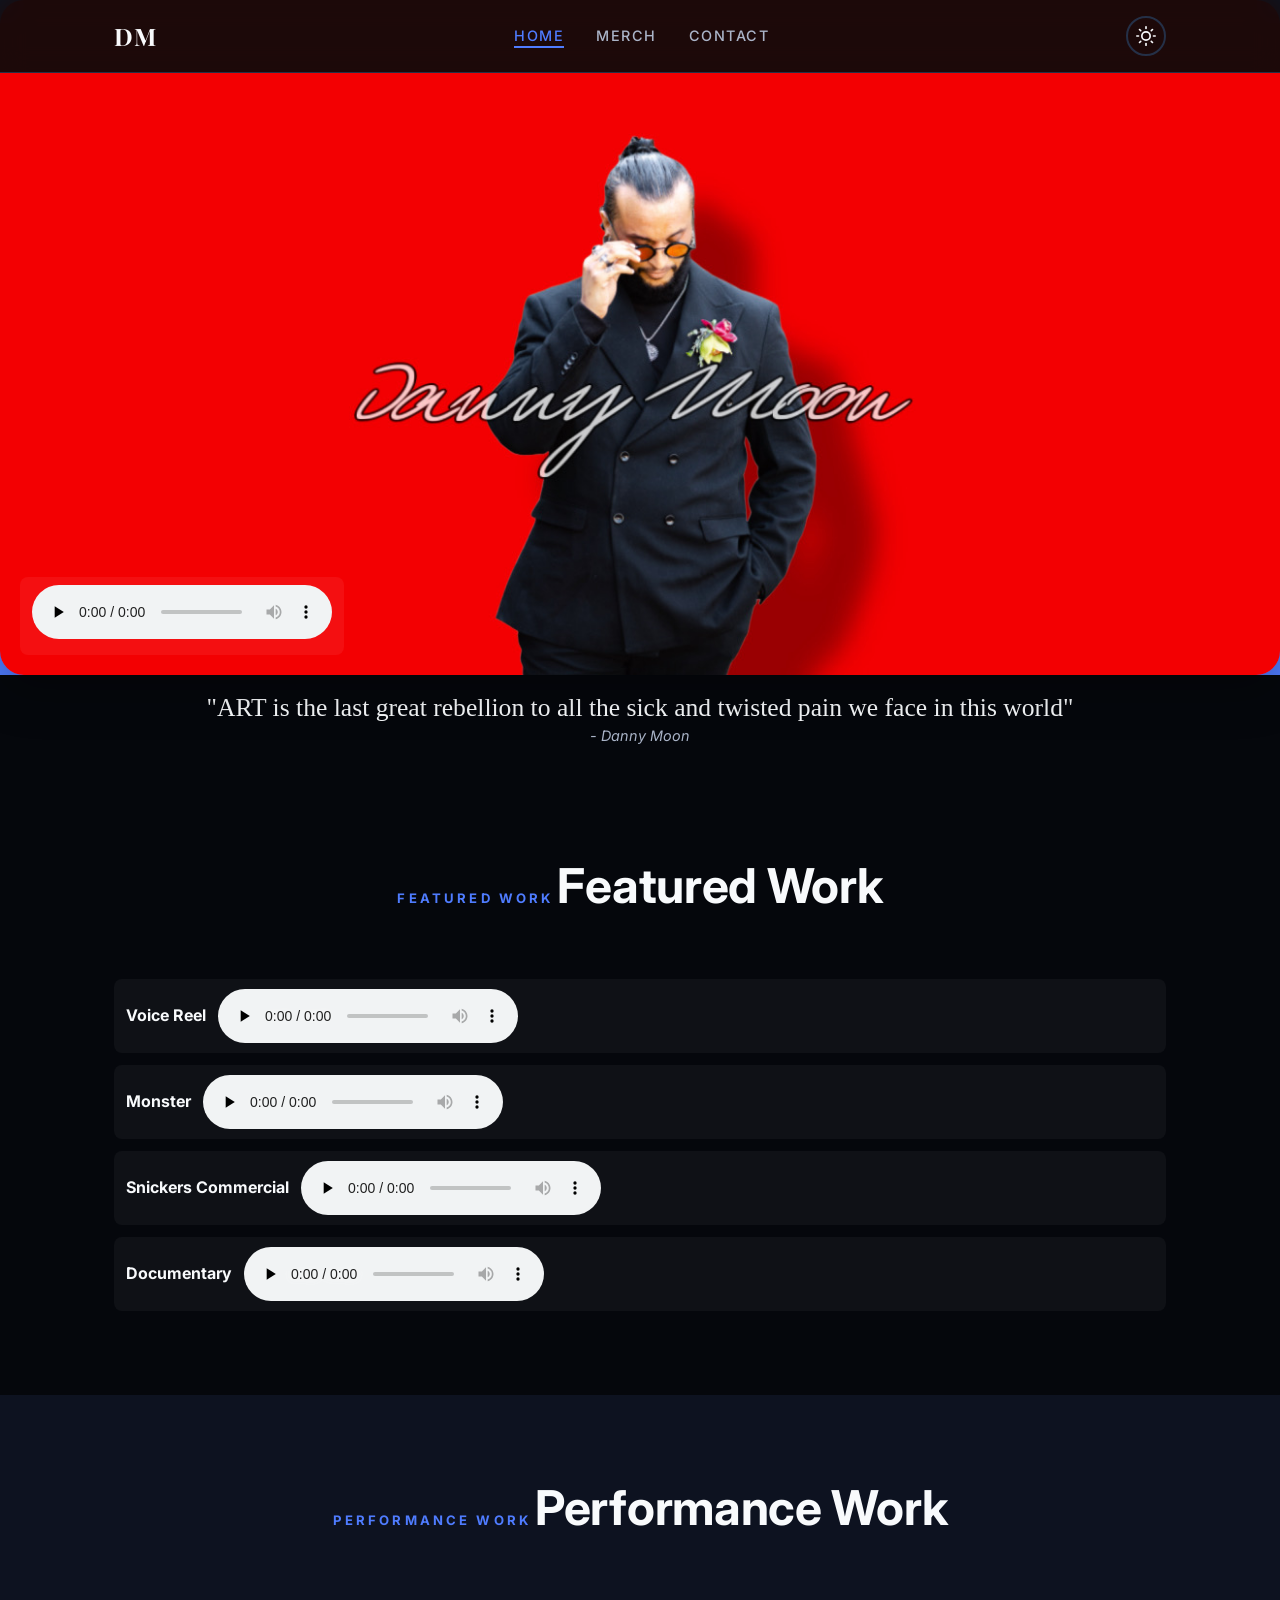
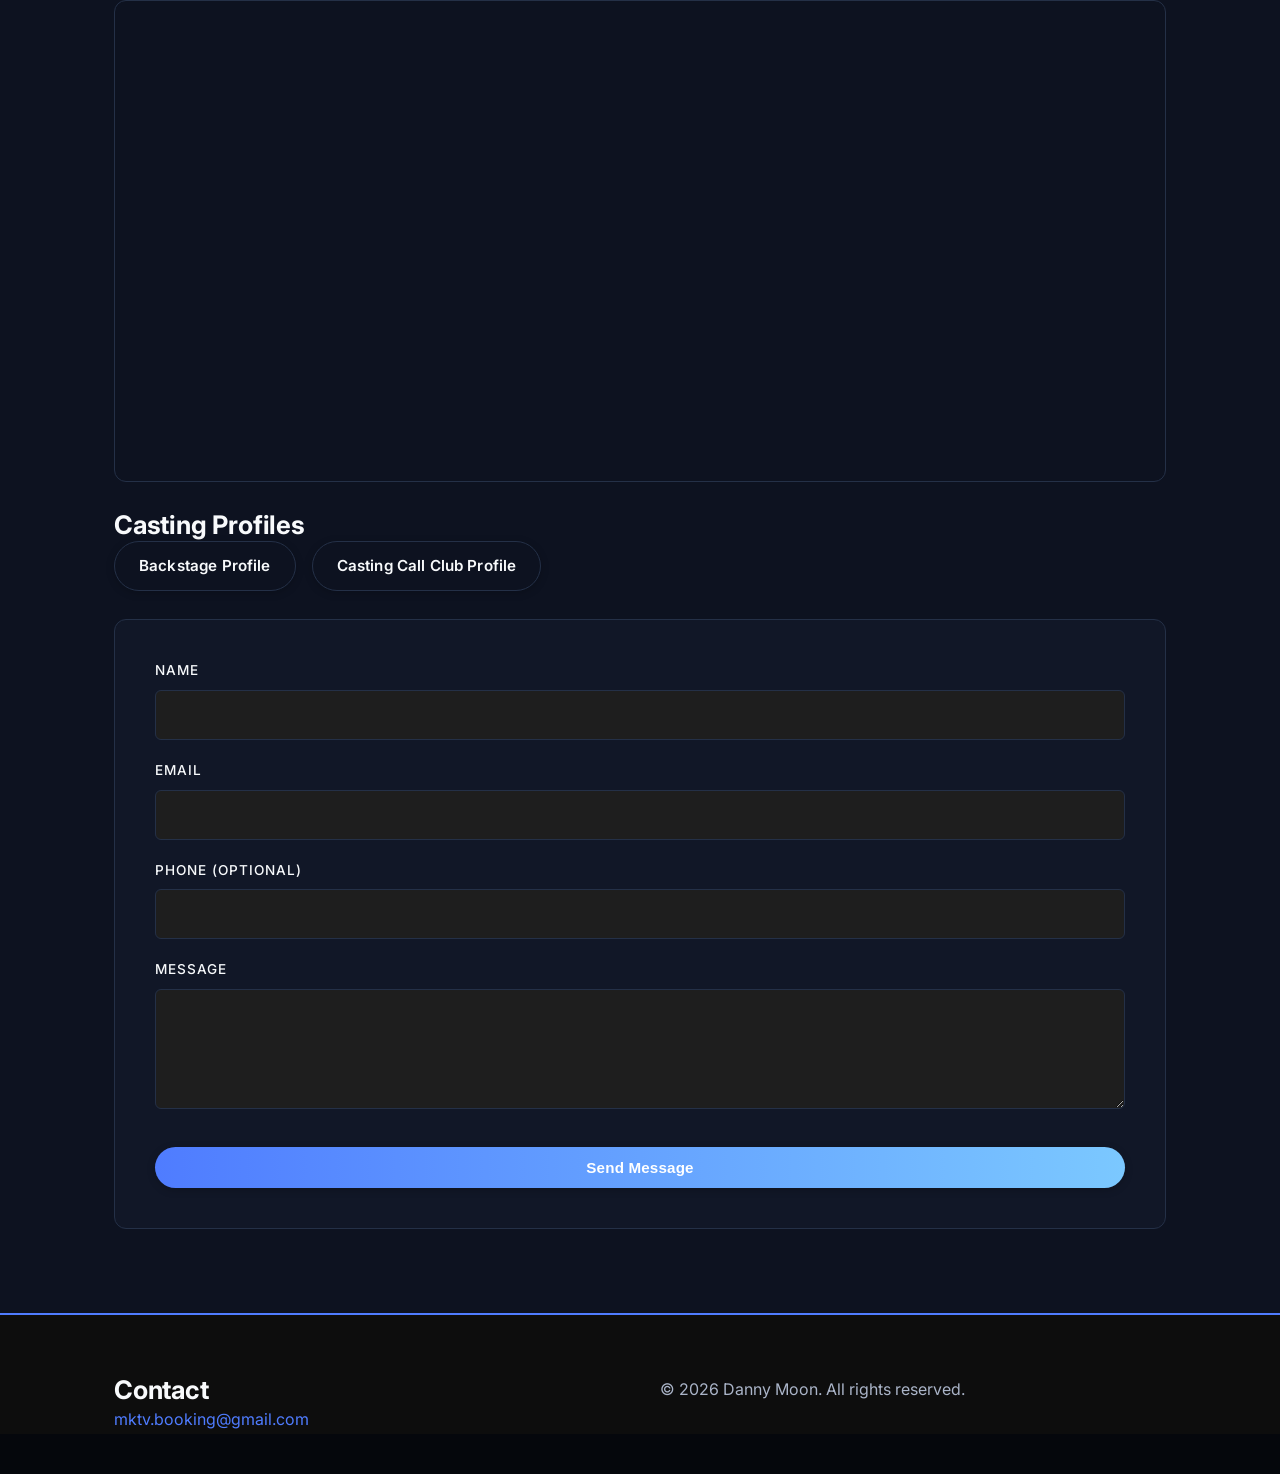
<file: dm1/index.html>
<!DOCTYPE html>
<html lang="en" data-theme="dark">
<head>
  <meta charset="UTF-8">
  <meta name="viewport" content="width=device-width, initial-scale=1.0">
  <meta name="theme-color" content="#E63946">
  <title>Danny Moon - Voice Acting</title>

  <!-- Fonts -->
  <link rel="preconnect" href="https://fonts.googleapis.com">
  <link rel="preconnect" href="https://fonts.gstatic.com" crossorigin>
  <link href="https://fonts.googleapis.com/css2?family=Inter:wght@400;500;600;700&family=Playfair+Display:ital,wght@0,400;0,700;1,400&display=swap" rel="stylesheet">

  <!-- Styles -->
  <link rel="stylesheet" href="style.css">
</head>
<body>
  <nav id="main-nav"></nav>

  <header class="hero-modern">
    <div class="hero-visual">
      <img src="./media/images/header.jpg" alt="Header image">
      <div class="hero-audio">
        <audio controls preload="none" id="main-voice-reel">
          <source src="./media/audio/DannyMoon_VoiceReel.wav" type="audio/wav">
          Your browser does not support the audio element.
        </audio>
      </div>
    </div>
  </header>

  <div class="container">
    <blockquote class="hero-quote">"ART is the last great rebellion to all the sick and twisted pain we face in this world"<br><cite>- Danny Moon</cite></blockquote>
  </div>

  <main>
    <section class="section reel-section">
      <div class="container">
        <div class="section-header">
          <p class="eyebrow">Featured Work</p>
          <h2>Featured Work</h2>
        </div>

        <div class="compact-grid">
          <div class="compact-audio">
            <strong>Voice Reel</strong>
            <audio controls preload="none"><source src="./media/audio/DannyMoon_VoiceReel.wav" type="audio/wav"></audio>
          </div>
          <div class="compact-audio">
            <strong>Monster</strong>
            <audio controls preload="none"><source src="./media/audio/Spirits_Audition.wav" type="audio/wav"></audio>
          </div>
          <div class="compact-audio">
            <strong>Snickers Commercial</strong>
            <audio controls preload="none"><source src="./media/audio/Snickers_DannyMoon.wav" type="audio/wav"></audio>
          </div>
          <div class="compact-audio">
            <strong>Documentary</strong>
            <audio controls preload="none"><source src="./media/audio/Narrator_DannyMoon.wav" type="audio/wav"></audio>
          </div>
        </div>
      </div>
    </section>

    <section class="section">
      <div class="container">
        <div class="section-header">
          <p class="eyebrow">Performance Work</p>
          <h2>Performance Work</h2>
        </div>
        <div class="performance-embed">
          <iframe src="https://www.youtube.com/embed/_IjvfpWLWGw?list=PL_j5jnkqc0MhB0iesNVDx_B4i40ganX8R" title="Performance Video" loading="lazy" allowfullscreen></iframe>
        </div>

        <div style="margin-top:28px;">
          <h3>Casting Profiles</h3>
          <ul style="list-style:none;padding:0;display:flex;gap:16px;flex-wrap:wrap;">
            <li><a class="btn btn-outline" href="https://www.backstage.com/vo/danny-moon-2/" target="_blank" rel="noopener">Backstage Profile</a></li>
            <li><a class="btn btn-outline" id="ccc-link" href="https://www.castingcall.club/m/dannymoon" target="_blank" rel="noopener">Casting Call Club Profile</a></li>
          </ul>
        </div>

        <div style="margin-top:28px;">
          <div class="contact-form-wrapper">
            <form class="brevo-form" data-source="Contact Page" style="margin: 0; max-width: 100%;">
              <div class="form-group"><label for="contact-name">Name</label><input type="text" id="contact-name" name="name" required></div>
              <div class="form-group"><label for="contact-email">Email</label><input type="email" id="contact-email" name="email" required></div>
              <div class="form-group"><label for="contact-phone">Phone (Optional)</label><input type="tel" id="contact-phone" name="phone"></div>
              <div class="form-group"><label for="contact-message">Message</label><textarea id="contact-message" name="message" required></textarea></div>
              <button type="submit" class="btn btn-primary">Send Message</button>
              <div class="form-status"></div>
            </form>
          </div>
        </div>

      </div>
    </section>
  </main>

  <footer class="footer">
    <div class="container footer-grid">
      <div>
        <h3>Contact</h3>
        <p><a href="mailto:mktv.booking@gmail.com">mktv.booking@gmail.com</a></p>
      </div>
      <div>
        <p>© 2026 Danny Moon. All rights reserved.</p>
      </div>
    </div>
  </footer>

  <script src="script.js"></script>
</body>
</html>
</file>
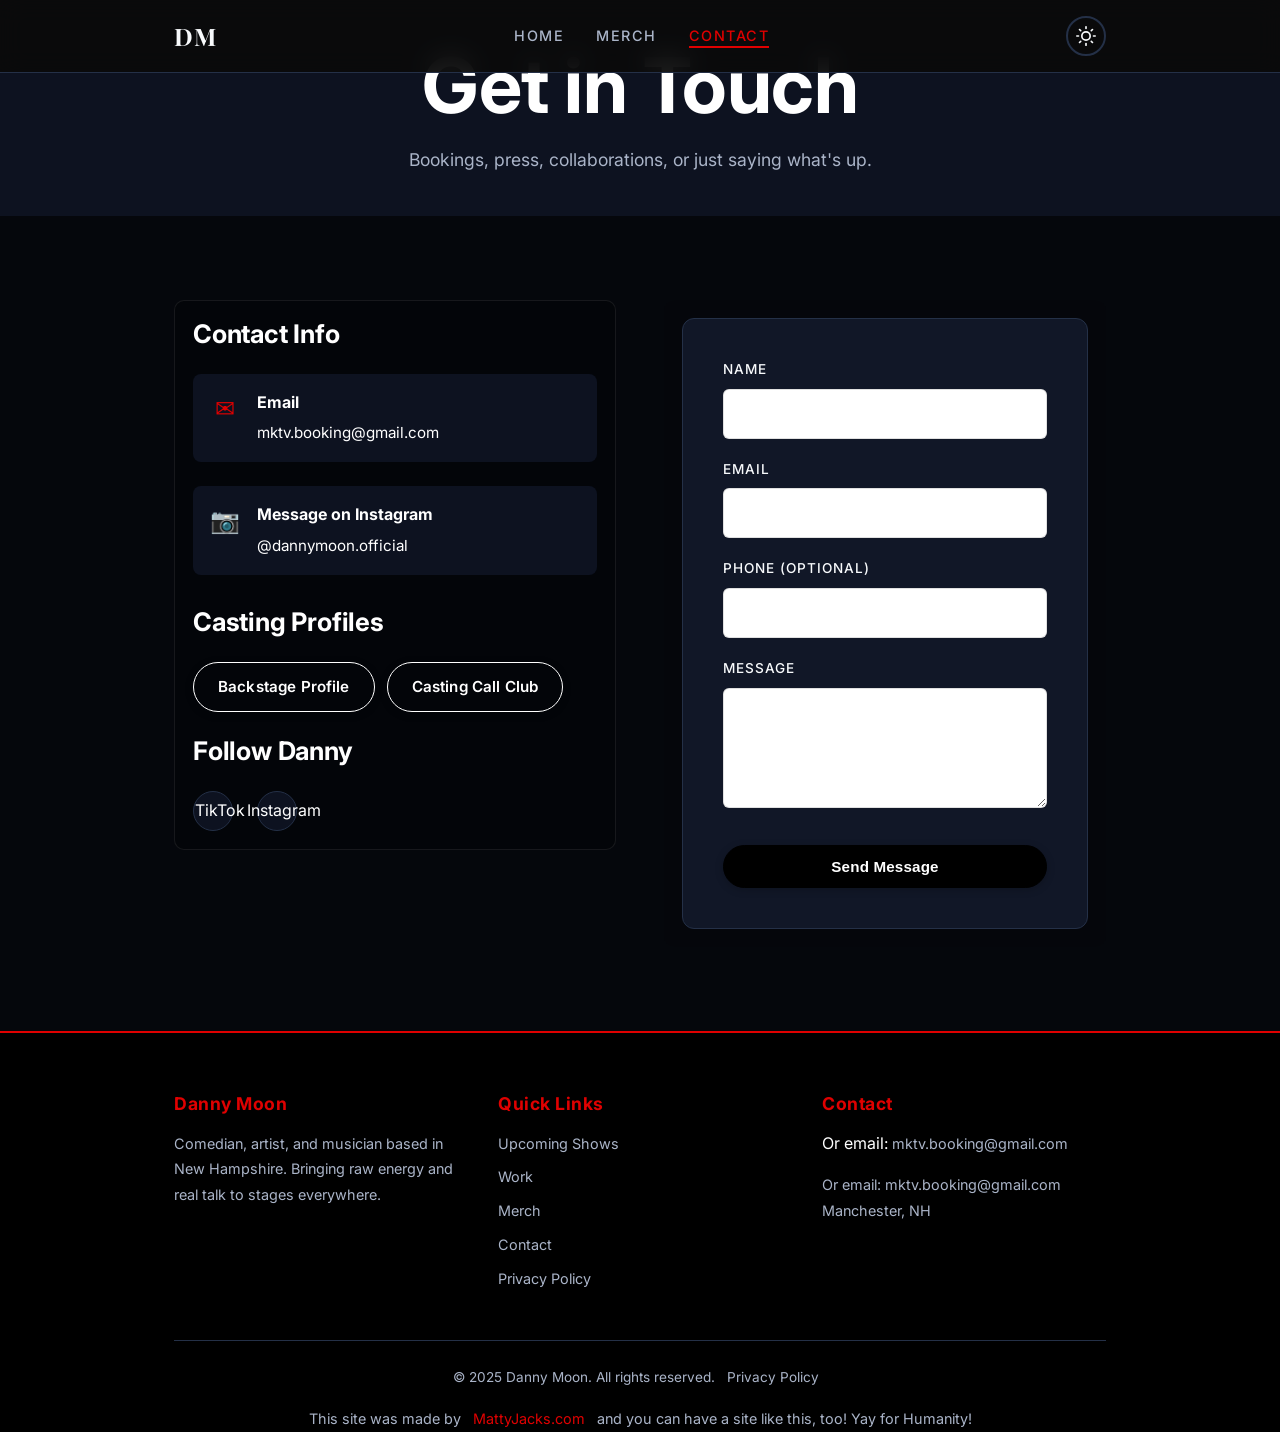
<file: dm1/contact.html>
<!DOCTYPE html>
<html lang="en" data-theme="dark">
<head>
  <meta charset="UTF-8">
  <meta name="viewport" content="width=device-width, initial-scale=1.0">
  <title>Contact - Danny Moon</title>
  <meta name="description" content="Get in touch with Danny Moon for bookings, inquiries, and collaborations.">

  <!-- Fonts -->
  <link rel="preconnect" href="https://fonts.googleapis.com">
  <link rel="preconnect" href="https://fonts.gstatic.com" crossorigin>
  <link href="https://fonts.googleapis.com/css2?family=Inter:wght@400;500;600;700&family=Playfair+Display:ital,wght@0,400;0,700;1,400&display=swap" rel="stylesheet">

  <!-- Styles -->
  <link rel="stylesheet" href="style.css">
  <style>
    /* Contact page color overrides to match red/white/black scheme */
    :root { --accent: #e00000; }
    body { background-color: var(--accent); color: #fff; }
    .container { max-width: 980px; }
    .contact-hero { padding: 40px 0; color: #fff; }
    .contact-info-card { background: rgba(0,0,0,0.25); border: 1px solid rgba(255,255,255,0.08); padding: 18px; border-radius: 10px; color: #fff; }
    .contact-detail strong, .contact-detail p, .contact-detail a { color: #fff; }
    .contact-form-wrapper { background: rgba(0,0,0,0.08); padding: 18px; border-radius: 10px; }
    .brevo-form input, .brevo-form textarea { background: #fff; color: #000; border: 1px solid rgba(0,0,0,0.12); }
    .btn-primary { background: #000; color: #fff; border: 1px solid #000; }
    .btn-outline { color: #fff; border: 1px solid #fff; background: transparent; }
    .social-links a { color: #fff; margin-right: 12px; }
    footer.footer { background: #000; color: #fff; }
  </style>
</head>
<body>

  <!-- ===== NAVIGATION (built by script.js) ===== -->
  <nav id="main-nav"></nav>

  <!-- ===== CONTACT HERO ===== -->
  <section class="contact-hero">
    <div class="container">
      <h1>Get in Touch</h1>
      <p style="color:var(--text-secondary); margin-top:12px; font-size:1.1rem;">Bookings, press, collaborations, or just saying what's up.</p>
    </div>
  </section>

  <!-- ===== CONTACT CONTENT ===== -->
  <section class="section">
    <div class="container">
      <div class="contact-content">

        <!-- Info Card -->
        <div class="contact-info-card">
          <h3>Contact Info</h3>

          <div class="contact-detail">
            <div class="icon">&#9993;</div>
            <div>
              <strong>Email</strong>
              <p><a href="mailto:mktv.booking@gmail.com">mktv.booking@gmail.com</a></p>
            </div>
          </div>

          <div class="contact-detail">
            <div class="icon">📷</div>
            <div>
              <strong>Message on Instagram</strong>
              <p><a href="https://www.instagram.com/dannymoon.official" target="_blank" rel="noopener">@dannymoon.official</a></p>
            </div>
          </div>

          <h3 style="margin-top:32px;">Casting Profiles</h3>
          <div style="margin-top:12px;display:flex;gap:12px;flex-wrap:wrap;">
            <a class="btn btn-outline" href="https://www.backstage.com/vo/danny-moon-2/" target="_blank" rel="noopener">Backstage Profile</a>
            <a class="btn btn-outline" id="ccc-link" href="https://www.castingcall.club/m/dannymoon" target="_blank" rel="noopener">Casting Call Club</a>
          </div>

          <h3 style="margin-top:24px;">Follow Danny</h3>
          <div class="social-links" style="margin-top:12px;display:flex;gap:12px;align-items:center;">
            <a class="social-link" href="https://www.tiktok.com/@dannymoon.offical" target="_blank" rel="noopener" aria-label="TikTok">
              <svg width="18" height="18" viewBox="0 0 24 24" fill="currentColor" aria-hidden="true"><path d="M12.003 2.001h1.996v6.002A4.999 4.999 0 0 1 12.003 14a4.99 4.99 0 0 1-4.992-4.997 1 1 0 0 1 2 0A2.99 2.99 0 0 0 12.003 11c1.654 0 3-1.346 3-3V4.001h-1.999V2.001z"/></svg>
              <span style="margin-left:6px;">TikTok</span>
            </a>
            <a class="social-link" href="https://www.instagram.com/dannymoon.official" target="_blank" rel="noopener" aria-label="Instagram">
              <svg width="18" height="18" viewBox="0 0 24 24" fill="currentColor" aria-hidden="true"><path d="M7 2h10a5 5 0 0 1 5 5v10a5 5 0 0 1-5 5H7a5 5 0 0 1-5-5V7a5 5 0 0 1 5-5zm5 6.5A4.5 4.5 0 1 0 16.5 13 4.5 4.5 0 0 0 12 8.5zm6.8-3.3a1.2 1.2 0 1 0 1.2 1.2 1.2 1.2 0 0 0-1.2-1.2z"/></svg>
              <span style="margin-left:6px;">Instagram</span>
            </a>
          </div>
        </div>

        <!-- Contact Form -->
        <div class="contact-form-wrapper">
          <form class="brevo-form" data-source="Contact Page" style="margin: 0; max-width: 100%;">
            <div class="form-group">
              <label for="contact-name">Name</label>
              <input type="text" id="contact-name" name="name" required>
            </div>
            <div class="form-group">
              <label for="contact-email">Email</label>
              <input type="email" id="contact-email" name="email" required>
            </div>
            <div class="form-group">
              <label for="contact-phone">Phone (Optional)</label>
              <input type="tel" id="contact-phone" name="phone">
            </div>
            <div class="form-group">
              <label for="contact-message">Message</label>
              <textarea id="contact-message" name="message" required></textarea>
            </div>
            <button type="submit" class="btn btn-primary">Send Message</button>
            <div class="form-status"></div>
          </form>
        </div>

      </div>
    </div>
  </section>

  <!-- ===== FOOTER ===== -->
  <footer class="footer">
    <div class="container">
      <div class="footer-grid">
        <div class="footer-col">
          <h4>Danny Moon</h4>
          <p>Comedian, artist, and musician based in New Hampshire. Bringing raw energy and real talk to stages everywhere.</p>
        </div>
        <div class="footer-col">
          <h4>Quick Links</h4>
          <ul>
            <li><a href="index.html#upcoming">Upcoming Shows</a></li>
            <li><a href="index.html#work">Work</a></li>
            <li><a href="index.html#merch">Merch</a></li>
            <li><a href="contact.html">Contact</a></li>
            <li><a href="privacy.html">Privacy Policy</a></li>
          </ul>
        </div>
        <div class="footer-col">
          <h4>Contact</h4>
          <div style="margin-top:8px;">Or email: <a href="mailto:mktv.booking@gmail.com">mktv.booking@gmail.com</a></div>
          <p style="margin-top:16px;">Or email: <a href="mailto:mktv.booking@gmail.com">mktv.booking@gmail.com</a></p>
          <p>Manchester, NH</p>
          <!-- Social links removed for minimal portfolio -->
        </div>
      </div>
      <div class="footer-bottom">
        <p>&copy; 2025 Danny Moon. All rights reserved. <a href="privacy.html">Privacy Policy</a></p>
        <p style="margin-top:16px;font-size:0.9rem;color:var(--text-secondary);">This site was made by <a href="https://mattyjacks.com" target="_blank" rel="noopener" style="color:var(--accent);text-decoration:none;">MattyJacks.com</a> and you can have a site like this, too! Yay for Humanity!</p>
      </div>
    </div>
  </footer>

  <script src="script.js"></script>
</body>
</html>
</file>
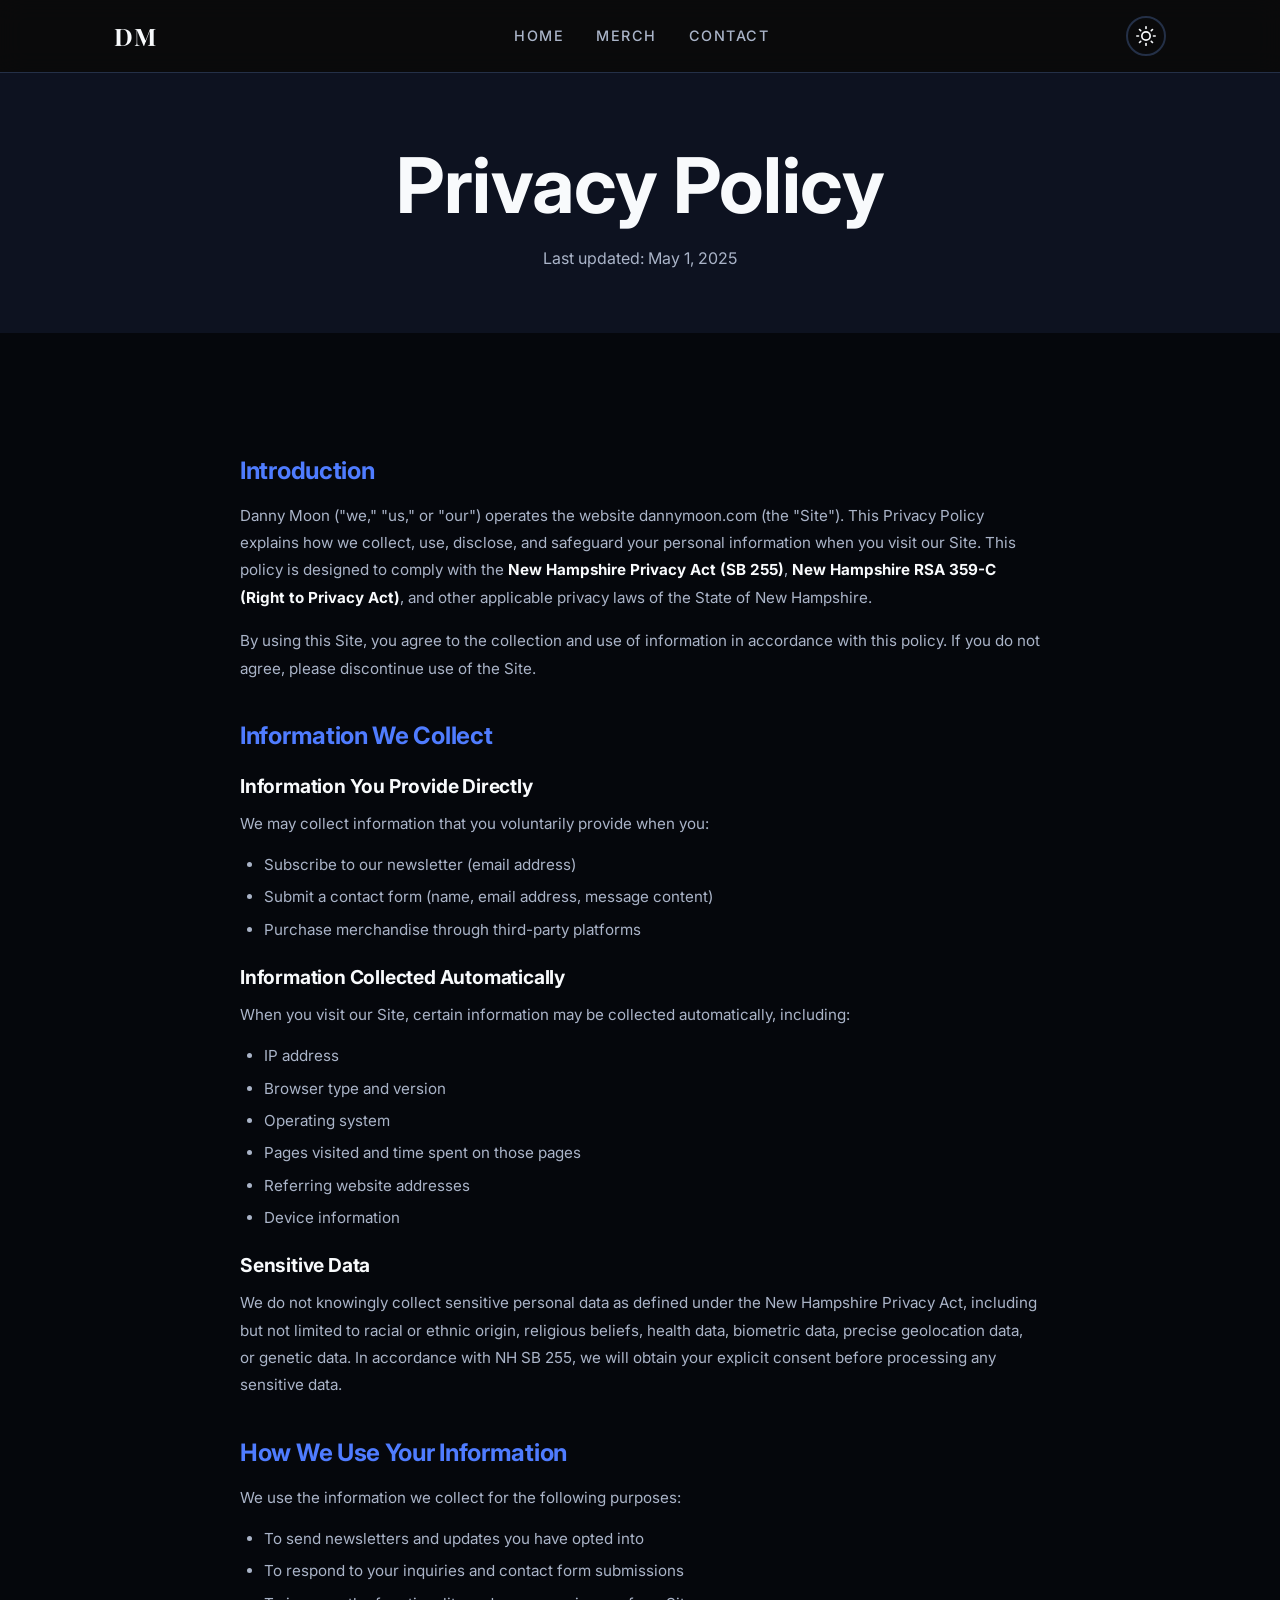
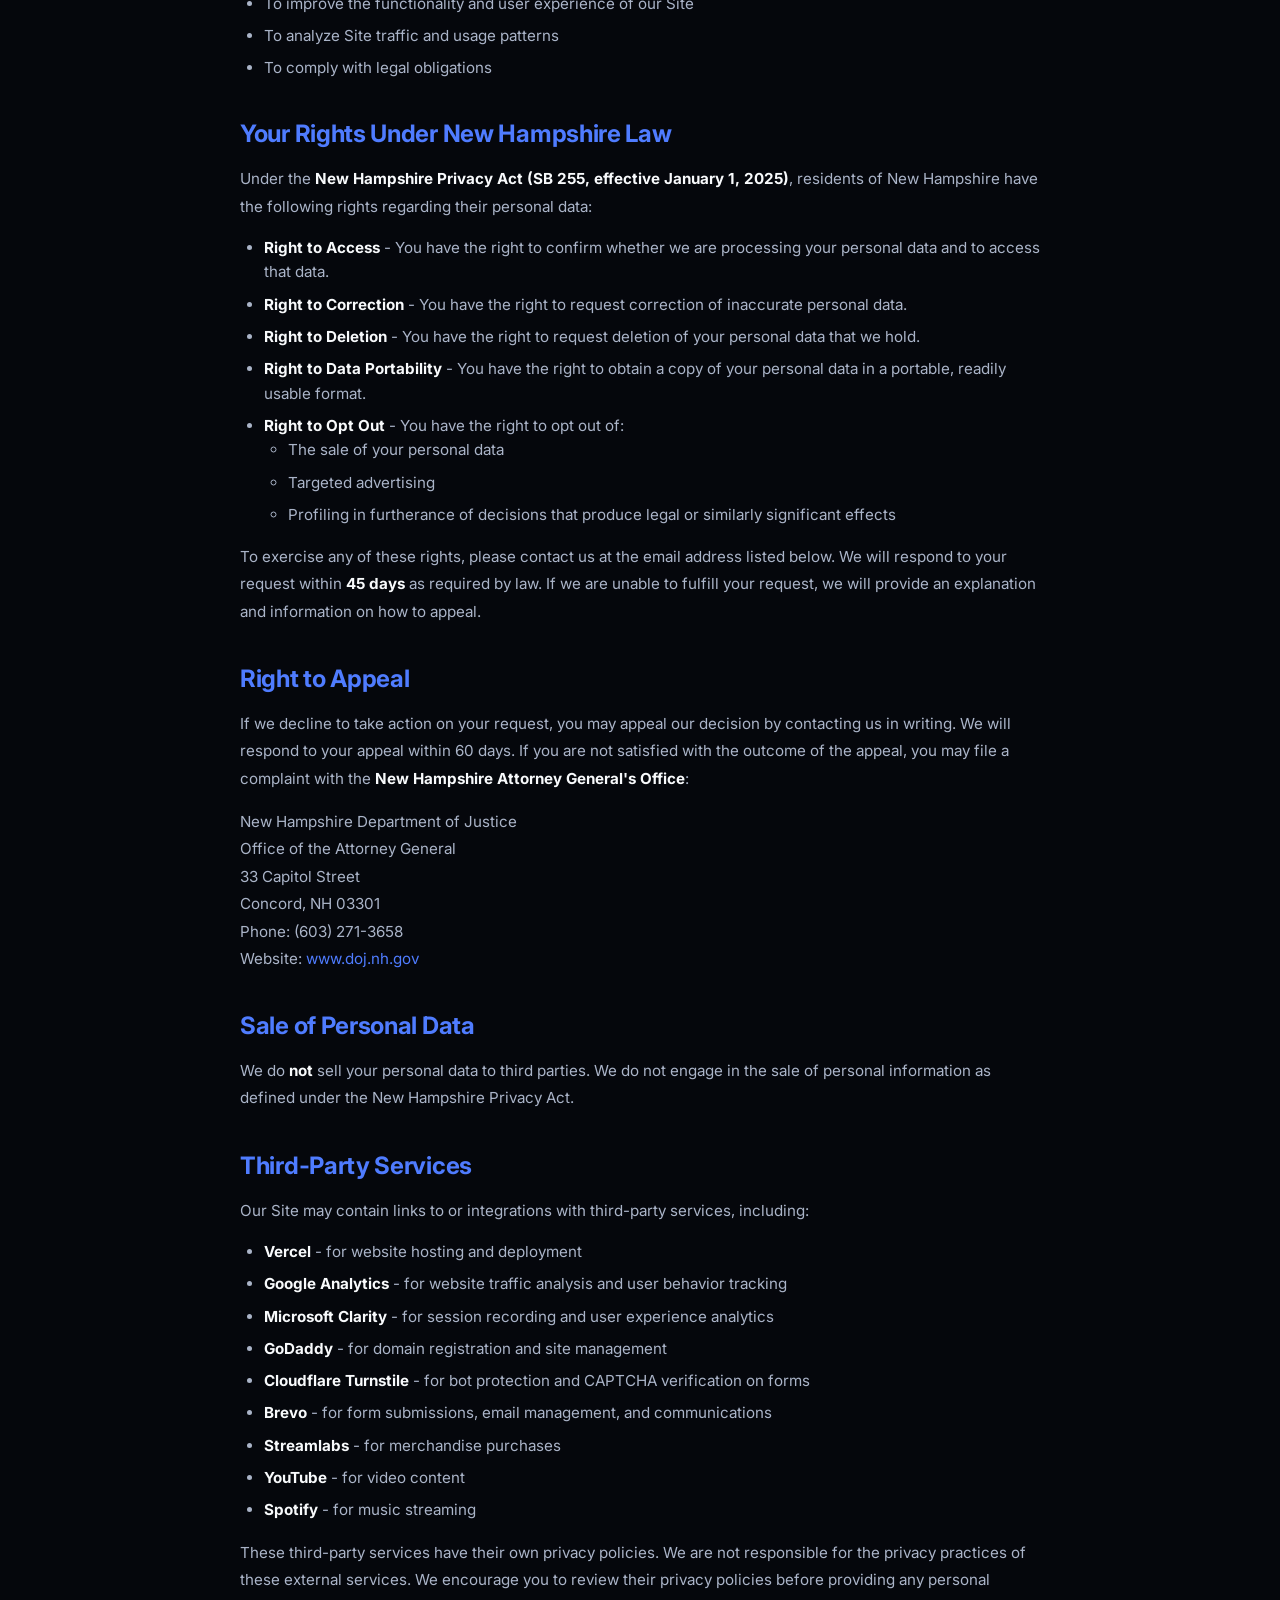
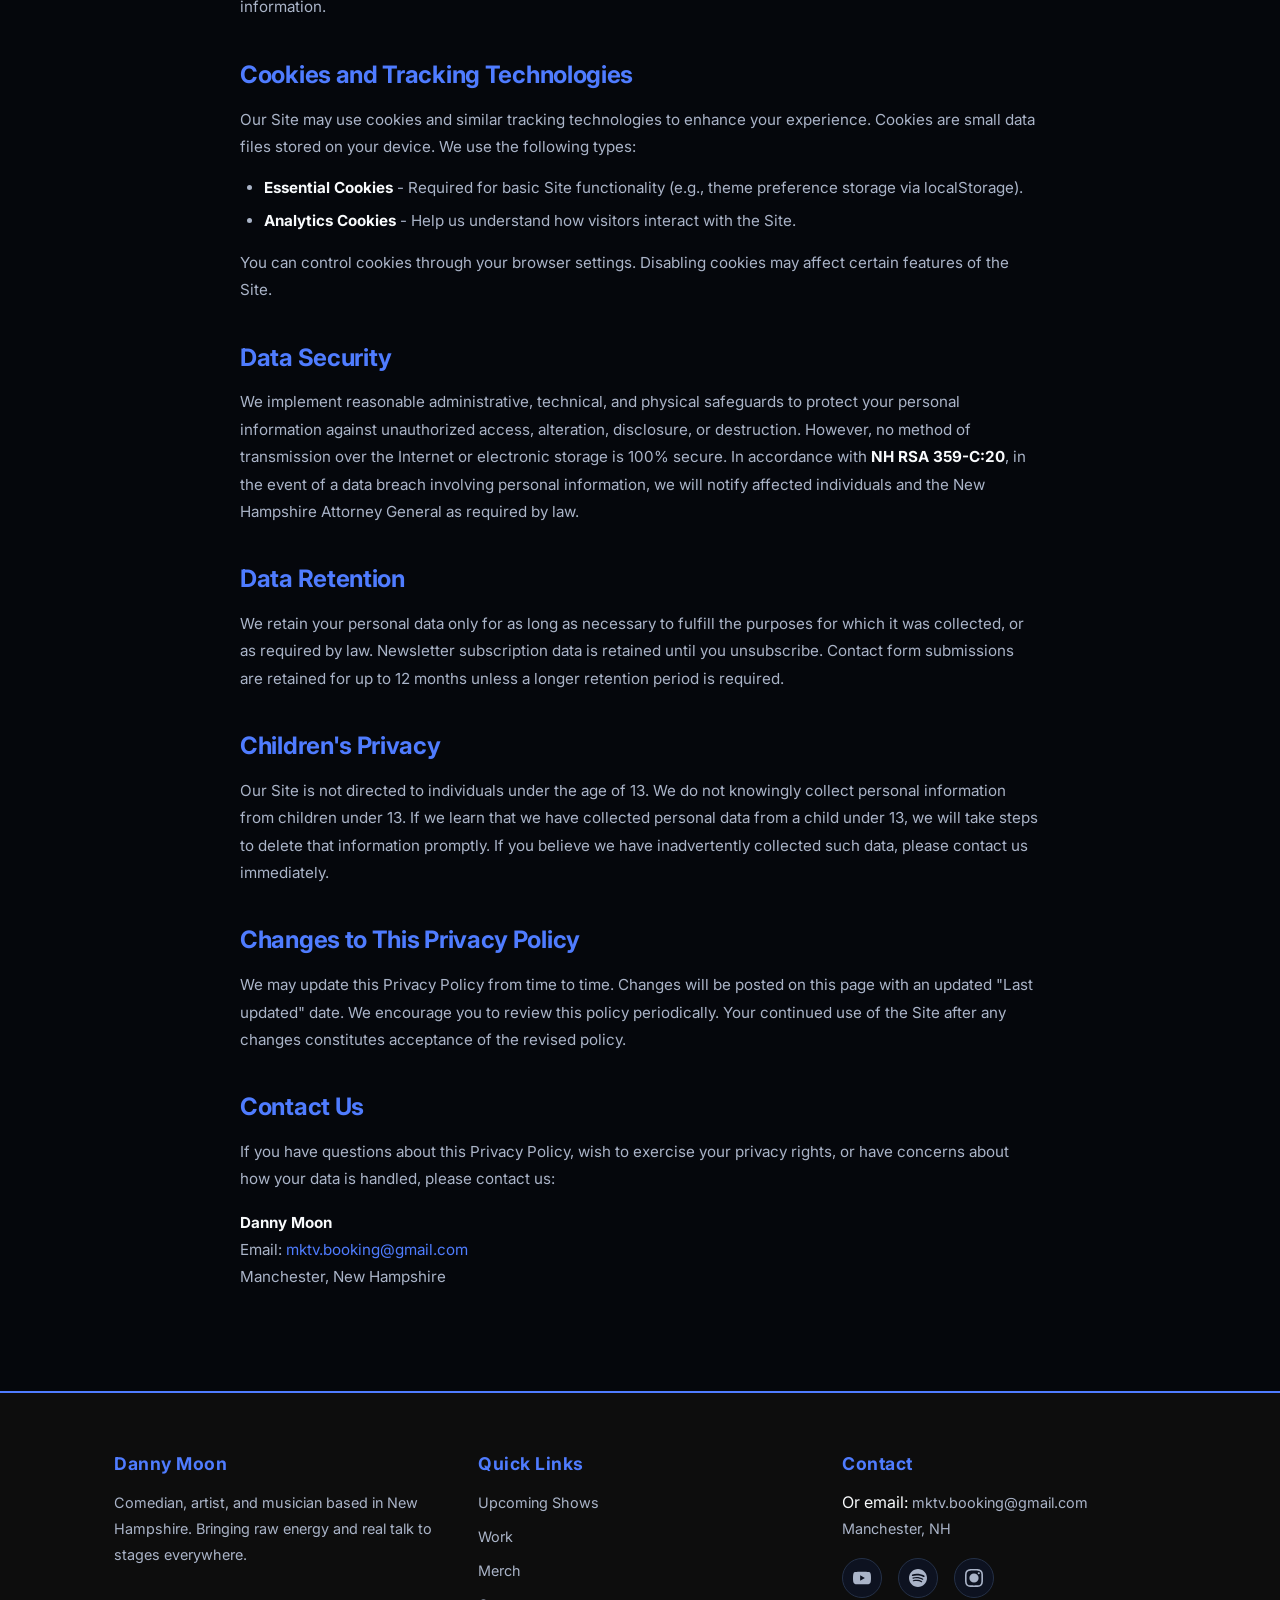
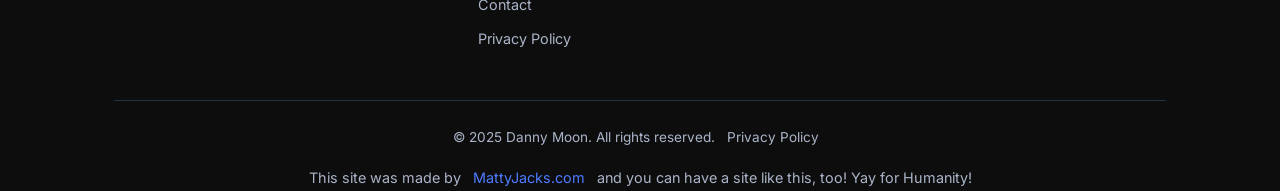
<file: dm1/privacy.html>
<!DOCTYPE html>
<html lang="en" data-theme="dark">
<head>
  <meta charset="UTF-8">
  <meta name="viewport" content="width=device-width, initial-scale=1.0">
  <title>Privacy Policy - Danny Moon</title>
  <meta name="description" content="Privacy Policy for dannymoon.com, compliant with New Hampshire law.">

  <!-- Fonts -->
  <link rel="preconnect" href="https://fonts.googleapis.com">
  <link rel="preconnect" href="https://fonts.gstatic.com" crossorigin>
  <link href="https://fonts.googleapis.com/css2?family=Inter:wght@400;500;600;700&family=Playfair+Display:ital,wght@0,400;0,700;1,400&display=swap" rel="stylesheet">

  <!-- Styles -->
  <link rel="stylesheet" href="style.css">
</head>
<body>

  <!-- ===== NAVIGATION (built by script.js) ===== -->
  <nav id="main-nav"></nav>

  <!-- ===== PRIVACY HERO ===== -->
  <section class="privacy-hero">
    <div class="container">
      <h1>Privacy Policy</h1>
      <p style="color:var(--text-secondary); margin-top:12px; font-size:1rem;">Last updated: May 1, 2025</p>
    </div>
  </section>

  <!-- ===== PRIVACY CONTENT ===== -->
  <section class="section">
    <div class="container">
      <div class="privacy-content">

        <h2>Introduction</h2>
        <p>
          Danny Moon ("we," "us," or "our") operates the website dannymoon.com (the "Site"). This Privacy Policy
          explains how we collect, use, disclose, and safeguard your personal information when you visit our Site.
          This policy is designed to comply with the <strong>New Hampshire Privacy Act (SB 255)</strong>,
          <strong>New Hampshire RSA 359-C (Right to Privacy Act)</strong>, and other applicable privacy laws
          of the State of New Hampshire.
        </p>
        <p>
          By using this Site, you agree to the collection and use of information in accordance with this policy.
          If you do not agree, please discontinue use of the Site.
        </p>

        <h2>Information We Collect</h2>

        <h3>Information You Provide Directly</h3>
        <p>We may collect information that you voluntarily provide when you:</p>
        <ul>
          <li>Subscribe to our newsletter (email address)</li>
          <li>Submit a contact form (name, email address, message content)</li>
          <li>Purchase merchandise through third-party platforms</li>
        </ul>

        <h3>Information Collected Automatically</h3>
        <p>When you visit our Site, certain information may be collected automatically, including:</p>
        <ul>
          <li>IP address</li>
          <li>Browser type and version</li>
          <li>Operating system</li>
          <li>Pages visited and time spent on those pages</li>
          <li>Referring website addresses</li>
          <li>Device information</li>
        </ul>

        <h3>Sensitive Data</h3>
        <p>
          We do not knowingly collect sensitive personal data as defined under the New Hampshire Privacy Act,
          including but not limited to racial or ethnic origin, religious beliefs, health data, biometric data,
          precise geolocation data, or genetic data. In accordance with NH SB 255, we will obtain your explicit
          consent before processing any sensitive data.
        </p>

        <h2>How We Use Your Information</h2>
        <p>We use the information we collect for the following purposes:</p>
        <ul>
          <li>To send newsletters and updates you have opted into</li>
          <li>To respond to your inquiries and contact form submissions</li>
          <li>To improve the functionality and user experience of our Site</li>
          <li>To analyze Site traffic and usage patterns</li>
          <li>To comply with legal obligations</li>
        </ul>

        <h2>Your Rights Under New Hampshire Law</h2>
        <p>
          Under the <strong>New Hampshire Privacy Act (SB 255, effective January 1, 2025)</strong>,
          residents of New Hampshire have the following rights regarding their personal data:
        </p>
        <ul>
          <li><strong>Right to Access</strong> - You have the right to confirm whether we are processing your personal data and to access that data.</li>
          <li><strong>Right to Correction</strong> - You have the right to request correction of inaccurate personal data.</li>
          <li><strong>Right to Deletion</strong> - You have the right to request deletion of your personal data that we hold.</li>
          <li><strong>Right to Data Portability</strong> - You have the right to obtain a copy of your personal data in a portable, readily usable format.</li>
          <li><strong>Right to Opt Out</strong> - You have the right to opt out of:
            <ul>
              <li>The sale of your personal data</li>
              <li>Targeted advertising</li>
              <li>Profiling in furtherance of decisions that produce legal or similarly significant effects</li>
            </ul>
          </li>
        </ul>
        <p>
          To exercise any of these rights, please contact us at the email address listed below.
          We will respond to your request within <strong>45 days</strong> as required by law.
          If we are unable to fulfill your request, we will provide an explanation and information on how to appeal.
        </p>

        <h2>Right to Appeal</h2>
        <p>
          If we decline to take action on your request, you may appeal our decision by contacting us in writing.
          We will respond to your appeal within 60 days. If you are not satisfied with the outcome of the appeal,
          you may file a complaint with the <strong>New Hampshire Attorney General's Office</strong>:
        </p>
        <p>
          New Hampshire Department of Justice<br>
          Office of the Attorney General<br>
          33 Capitol Street<br>
          Concord, NH 03301<br>
          Phone: (603) 271-3658<br>
          Website: <a href="https://www.doj.nh.gov" target="_blank" rel="noopener">www.doj.nh.gov</a>
        </p>

        <h2>Sale of Personal Data</h2>
        <p>
          We do <strong>not</strong> sell your personal data to third parties. We do not engage in the sale
          of personal information as defined under the New Hampshire Privacy Act.
        </p>

        <h2>Third-Party Services</h2>
        <p>Our Site may contain links to or integrations with third-party services, including:</p>
        <ul>
          <li><strong>Vercel</strong> - for website hosting and deployment</li>
          <li><strong>Google Analytics</strong> - for website traffic analysis and user behavior tracking</li>
          <li><strong>Microsoft Clarity</strong> - for session recording and user experience analytics</li>
          <li><strong>GoDaddy</strong> - for domain registration and site management</li>
          <li><strong>Cloudflare Turnstile</strong> - for bot protection and CAPTCHA verification on forms</li>
          <li><strong>Brevo</strong> - for form submissions, email management, and communications</li>
          <li><strong>Streamlabs</strong> - for merchandise purchases</li>
          <li><strong>YouTube</strong> - for video content</li>
          <li><strong>Spotify</strong> - for music streaming</li>
        </ul>
        <p>
          These third-party services have their own privacy policies. We are not responsible for the
          privacy practices of these external services. We encourage you to review their privacy policies
          before providing any personal information.
        </p>

        <h2>Cookies and Tracking Technologies</h2>
        <p>
          Our Site may use cookies and similar tracking technologies to enhance your experience.
          Cookies are small data files stored on your device. We use the following types:
        </p>
        <ul>
          <li><strong>Essential Cookies</strong> - Required for basic Site functionality (e.g., theme preference storage via localStorage).</li>
          <li><strong>Analytics Cookies</strong> - Help us understand how visitors interact with the Site.</li>
        </ul>
        <p>
          You can control cookies through your browser settings. Disabling cookies may affect
          certain features of the Site.
        </p>

        <h2>Data Security</h2>
        <p>
          We implement reasonable administrative, technical, and physical safeguards to protect your personal
          information against unauthorized access, alteration, disclosure, or destruction. However, no method of
          transmission over the Internet or electronic storage is 100% secure. In accordance with
          <strong>NH RSA 359-C:20</strong>, in the event of a data breach involving personal information,
          we will notify affected individuals and the New Hampshire Attorney General as required by law.
        </p>

        <h2>Data Retention</h2>
        <p>
          We retain your personal data only for as long as necessary to fulfill the purposes for which it was
          collected, or as required by law. Newsletter subscription data is retained until you unsubscribe.
          Contact form submissions are retained for up to 12 months unless a longer retention period is required.
        </p>

        <h2>Children's Privacy</h2>
        <p>
          Our Site is not directed to individuals under the age of 13. We do not knowingly collect personal
          information from children under 13. If we learn that we have collected personal data from a child
          under 13, we will take steps to delete that information promptly. If you believe we have inadvertently
          collected such data, please contact us immediately.
        </p>

        <h2>Changes to This Privacy Policy</h2>
        <p>
          We may update this Privacy Policy from time to time. Changes will be posted on this page with an
          updated "Last updated" date. We encourage you to review this policy periodically. Your continued
          use of the Site after any changes constitutes acceptance of the revised policy.
        </p>

        <h2>Contact Us</h2>
        <p>
          If you have questions about this Privacy Policy, wish to exercise your privacy rights, or have
          concerns about how your data is handled, please contact us:
        </p>
        <p>
          <strong>Danny Moon</strong><br>
          Email: <a href="mailto:mktv.booking@gmail.com">mktv.booking@gmail.com</a><br>
          Manchester, New Hampshire
        </p>

      </div>
    </div>
  </section>

  <!-- ===== FOOTER ===== -->
  <footer class="footer">
    <div class="container">
      <div class="footer-grid">
        <div class="footer-col">
          <h4>Danny Moon</h4>
          <p>Comedian, artist, and musician based in New Hampshire. Bringing raw energy and real talk to stages everywhere.</p>
        </div>
        <div class="footer-col">
          <h4>Quick Links</h4>
          <ul>
            <li><a href="index.html#upcoming">Upcoming Shows</a></li>
            <li><a href="index.html#work">Work</a></li>
            <li><a href="index.html#merch">Merch</a></li>
            <li><a href="contact.html">Contact</a></li>
            <li><a href="privacy.html">Privacy Policy</a></li>
          </ul>
        </div>
        <div class="footer-col">
          <h4>Contact</h4>
          <div style="margin-top:8px;">Or email: <a href="mailto:mktv.booking@gmail.com">mktv.booking@gmail.com</a></div>
          <p>Manchester, NH</p>
          <div class="social-links" style="margin-top:16px;">
            <a href="https://youtube.com/@moonkiddtv?si=SjjC8oL-Yl4p6Mle" target="_blank" rel="noopener" aria-label="YouTube">
              <svg width="18" height="18" viewBox="0 0 24 24" fill="currentColor"><path d="M23.498 6.186a3.016 3.016 0 0 0-2.122-2.136C19.505 3.545 12 3.545 12 3.545s-7.505 0-9.377.505A3.017 3.017 0 0 0 .502 6.186C0 8.07 0 12 0 12s0 3.93.502 5.814a3.016 3.016 0 0 0 2.122 2.136c1.871.505 9.376.505 9.376.505s7.505 0 9.377-.505a3.015 3.015 0 0 0 2.122-2.136C24 15.93 24 12 24 12s0-3.93-.502-5.814zM9.545 15.568V8.432L15.818 12l-6.273 3.568z"/></svg>
            </a>
            <a href="https://open.spotify.com/artist/1HLNnqBfvIBwXme7tqzdJm?si=hnwbcrXqQ1uflK0Pj6fdUg" target="_blank" rel="noopener" aria-label="Spotify">
              <svg width="18" height="18" viewBox="0 0 24 24" fill="currentColor"><path d="M12 0C5.4 0 0 5.4 0 12s5.4 12 12 12 12-5.4 12-12S18.66 0 12 0zm5.521 17.34c-.24.359-.66.48-1.021.24-2.82-1.74-6.36-2.101-10.561-1.141-.418.122-.779-.179-.899-.539-.12-.421.18-.78.54-.9 4.56-1.021 8.52-.6 11.64 1.32.42.18.479.659.301 1.02zm1.44-3.3c-.301.42-.841.6-1.262.3-3.239-1.98-8.159-2.58-11.939-1.38-.479.12-1.02-.12-1.14-.6-.12-.48.12-1.021.6-1.141C9.6 9.9 15 10.561 18.72 12.84c.361.181.54.78.241 1.2zm.12-3.36C15.24 8.4 8.82 8.16 5.16 9.301c-.6.179-1.2-.181-1.38-.721-.18-.601.18-1.2.72-1.381 4.26-1.26 11.28-1.02 15.721 1.621.539.3.719 1.02.419 1.56-.299.421-1.02.599-1.559.3z"/></svg>
            </a>
            <a href="https://www.instagram.com/dannymoon.official" target="_blank" rel="noopener" aria-label="Instagram">
              <svg width="18" height="18" viewBox="0 0 24 24" fill="currentColor"><path d="M12 2.163c3.204 0 3.584.012 4.85.07 3.252.148 4.771 1.691 4.919 4.919.058 1.265.069 1.645.069 4.849 0 3.205-.012 3.584-.069 4.849-.149 3.225-1.664 4.771-4.919 4.919-1.266.058-1.644.07-4.85.07-3.204 0-3.584-.012-4.849-.07-3.26-.149-4.771-1.699-4.919-4.92-.058-1.265-.07-1.644-.07-4.849 0-3.204.013-3.583.07-4.849.149-3.227 1.664-4.771 4.919-4.919 1.266-.057 1.645-.069 4.849-.069zm0-2.163c-3.259 0-3.667.014-4.947.072-4.358.2-6.78 2.618-6.98 6.98-.059 1.281-.073 1.689-.073 4.948 0 3.259.014 3.668.072 4.948.2 4.358 2.618 6.78 6.98 6.98 1.281.058 1.689.072 4.948.072 3.259 0 3.668-.014 4.948-.072 4.354-.2 6.782-2.618 6.979-6.98.059-1.28.073-1.689.073-4.948 0-3.259-.014-3.667-.072-4.947-.196-4.354-2.617-6.78-6.979-6.98-1.281-.059-1.69-.073-4.949-.073zM5.838 12a6.162 6.162 0 1 1 12.324 0 6.162 6.162 0 0 1-12.324 0zM12 16a4 4 0 1 1 0-8 4 4 0 0 1 0 8zm4.965-10.322a1.44 1.44 0 1 1 2.881.001 1.44 1.44 0 0 1-2.881-.001z"/></svg>
            </a>
          </div>
        </div>
      </div>
      <div class="footer-bottom">
        <p>&copy; 2025 Danny Moon. All rights reserved. <a href="privacy.html">Privacy Policy</a></p>
        <p style="margin-top:16px;font-size:0.9rem;color:var(--text-secondary);">This site was made by <a href="https://mattyjacks.com" target="_blank" rel="noopener" style="color:var(--accent);text-decoration:none;">MattyJacks.com</a> and you can have a site like this, too! Yay for Humanity!</p>
      </div>
    </div>
  </footer>

  <script src="script.js"></script>
</body>
</html>
</file>
<file: dm1/style.css>
/* ============================================
   Danny Moon - dannymoon.com
   Brand Colors: Red (#E63946) + Black + White
   ============================================ */

/* --- CSS Custom Properties (Dark Mode Default) --- */
:root {
  --bg-primary: var(--accent);
  --bg-secondary: #141414;
  --bg-card: #1a1a1a;
  --text-primary: #f5f5f5;
  --text-secondary: #b0b0b0;
  --accent: #e00000;
  --accent-hover: #ff2b2b;
  --border: #2a2a2a;
  --overlay: rgba(0, 0, 0, 0.65);
  --shadow: 0 4px 24px rgba(0, 0, 0, 0.4);
  --nav-bg: rgba(10, 10, 10, 0.92);
  --footer-bg: #0d0d0d;
  --input-bg: #1e1e1e;
  --transition: 0.3s ease;
  --transition-fast: 0.15s ease;
  --transition-slow: 0.5s ease;
  --hero-bg: var(--accent);
}

/* --- Light Mode --- */
[data-theme="light"] {
  --bg-primary: #fafafa;
  --bg-secondary: #f0f0f0;
  --bg-card: #ffffff;
  --text-primary: #1a1a1a;
  --text-secondary: #555555;
  --accent: #D62839;
  --accent-hover: #b71c2c;
  --border: #ddd;
  --overlay: rgba(255, 255, 255, 0.45);
  --shadow: 0 4px 24px rgba(0, 0, 0, 0.1);
  --nav-bg: rgba(250, 250, 250, 0.92);
  --footer-bg: #eaeaea;
  --input-bg: #f5f5f5;
}

/* --- Reset & Base --- */
*,
*::before,
*::after {
  margin: 0;
  padding: 0;
  box-sizing: border-box;
}

html {
  scroll-behavior: smooth;
  font-size: 16px;
}

body {
  font-family: 'Inter', 'Segoe UI', system-ui, -apple-system, sans-serif;
  background-color: var(--bg-primary);
  color: var(--text-primary);
  line-height: 1.6;
  transition: background-color var(--transition), color var(--transition);
  overflow-x: hidden;
}

a {
  color: var(--accent);
  text-decoration: none;
  transition: color var(--transition);
}

a:hover {
  color: var(--accent-hover);
}

/* Improvement 1: Better button hover effects */
.btn {
  transition: all var(--transition);
  box-shadow: 0 2px 8px rgba(0, 0, 0, 0.2);
}

.btn:hover {
  transform: translateY(-2px);
  box-shadow: 0 4px 16px rgba(0, 0, 0, 0.3);
}

img {
  max-width: 100%;
  display: block;
}

/* --- Typography --- */
h1, h2, h3, h4 {
  font-family: 'Playfair Display', Georgia, serif;
  font-weight: 700;
  line-height: 1.2;
}

h1 { font-size: clamp(2.5rem, 6vw, 5rem); letter-spacing: -0.5px; }
h2 { font-size: clamp(1.8rem, 4vw, 3rem); letter-spacing: -0.3px; }
h3 { font-size: clamp(1.2rem, 2.5vw, 1.6rem); letter-spacing: -0.2px; }

/* Improvement 2: Better typography hierarchy */
p {
  color: var(--text-secondary);
  line-height: 1.8;
}

/* --- Container --- */
.container {
  max-width: 1100px;
  margin: 0 auto;
  padding: 0 24px;
}

/* --- Navigation --- */
.navbar {
  position: fixed;
  top: 0;
  left: 0;
  width: 100%;
  z-index: 1000;
  background: var(--nav-bg);
  backdrop-filter: blur(12px);
  -webkit-backdrop-filter: blur(12px);
  border-bottom: 1px solid var(--border);
  transition: background var(--transition);
}

.navbar .container {
  display: flex;
  align-items: center;
  justify-content: space-between;
  padding-top: 16px;
  padding-bottom: 16px;
}

.nav-logo {
  font-family: 'Playfair Display', Georgia, serif;
  font-size: 1.5rem;
  font-weight: 700;
  color: var(--text-primary);
  letter-spacing: 1px;
}

.nav-logo span {
  color: var(--accent);
}

.nav-links {
  display: flex;
  align-items: center;
  gap: 32px;
  list-style: none;
}

.nav-links a {
  color: var(--text-secondary);
  font-size: 0.9rem;
  font-weight: 500;
  text-transform: uppercase;
  letter-spacing: 1.5px;
  transition: color var(--transition);
}

.nav-links a:hover,
.nav-links a.active {
  color: var(--accent);
}

/* Improvement 3: Smooth nav link underline */
.nav-links a {
  position: relative;
  padding-bottom: 4px;
}

.nav-links a::after {
  content: '';
  position: absolute;
  bottom: 0;
  left: 0;
  width: 0;
  height: 2px;
  background: var(--accent);
  transition: width var(--transition-fast);
}

.nav-links a:hover::after,
.nav-links a.active::after {
  width: 100%;
}

/* Theme Toggle */
.theme-toggle {
  background: none;
  border: 2px solid var(--border);
  border-radius: 50%;
  width: 40px;
  height: 40px;
  cursor: pointer;
  display: flex;
  align-items: center;
  justify-content: center;
  font-size: 1.2rem;
  color: var(--text-primary);
  transition: border-color var(--transition), color var(--transition);
}

.theme-toggle:hover {
  border-color: var(--accent);
  color: var(--accent);
  transform: rotate(20deg);
}

/* Improvement 4: Smooth theme toggle rotation */
.theme-toggle {
  transition: all var(--transition);
}

/* Hamburger */
.hamburger {
  display: none;
  flex-direction: column;
  gap: 5px;
  background: none;
  border: none;
  cursor: pointer;
  padding: 4px;
}

.hamburger span {
  display: block;
  width: 26px;
  height: 2px;
  background: var(--text-primary);
  border-radius: 2px;
  transition: transform var(--transition), opacity var(--transition);
}

.hamburger.active span:nth-child(1) {
  transform: translateY(7px) rotate(45deg);
}

.hamburger.active span:nth-child(2) {
  opacity: 0;
}

.hamburger.active span:nth-child(3) {
  transform: translateY(-7px) rotate(-45deg);
}

/* --- Media Library --- */
.media-layout {
  display: grid;
  grid-template-columns: 1.05fr 0.95fr;
  gap: 24px;
  align-items: start;
}

.media-panel {
  background: var(--bg-card);
  border: 1px solid var(--border);
  border-radius: 24px;
  overflow: hidden;
  box-shadow: var(--shadow);
}

.media-panel-header {
  display: flex;
  align-items: center;
  justify-content: space-between;
  padding: 18px 20px;
  border-bottom: 1px solid var(--border);
}

.media-panel-header h3 {
  margin: 0;
}

.media-panel iframe {
  width: 100%;
  min-height: 420px;
  border: 0;
  background: #fff;
}

.media-grid {
  display: grid;
  grid-template-columns: repeat(2, minmax(0, 1fr));
  gap: 16px;
}

.media-card {
  display: block;
  overflow: hidden;
  border-radius: 18px;
  border: 1px solid var(--border);
  background: var(--bg-card);
  box-shadow: var(--shadow);
}

.media-card img {
  width: 100%;
  aspect-ratio: 4 / 3;
  object-fit: cover;
}

.media-card div {
  padding: 14px 16px;
}

.media-card strong {
  display: block;
  color: var(--text-primary);
  margin-bottom: 4px;
}

.media-card span {
  color: var(--text-secondary);
  font-size: 0.95rem;
}

@media (max-width: 900px) {
  .media-layout {
    grid-template-columns: 1fr;
  }
}

@media (max-width: 640px) {
  .media-grid {
    grid-template-columns: 1fr;
  }
}

/* --- Hero Section --- */
.hero {
  position: relative;
  height: 100vh;
  min-height: 600px;
  display: flex;
  align-items: center;
  justify-content: center;
  overflow: hidden;
}

.hero-slideshow {
  position: absolute;
  inset: 0;
  z-index: 0;
  max-width: 700px;
  left: 50%;
  transform: translateX(-50%);
  width: 100%;
}

.hero-slideshow img {
  position: absolute;
  inset: 0;
  width: 100%;
  height: 100%;
  object-fit: cover;
  object-position: center top;
  opacity: 0;
  transition: opacity 1.5s ease-in-out;
}

.hero-slideshow img.active {
  opacity: 1;
}

.hero-overlay {
  position: absolute;
  inset: 0;
  background: var(--overlay);
  z-index: 1;
  transition: background var(--transition);
}

[data-theme="light"] .hero-overlay {
  background: rgba(255, 255, 255, 0.5);
}

.hero-content {
  position: relative;
  z-index: 2;
  text-align: center;
  padding: 0 24px;
  max-width: 800px;
  animation: fadeInUp 0.8s ease-out;
}

/* Improvement 5: Hero content fade-in animation */
@keyframes fadeInUp {
  from {
    opacity: 0;
    transform: translateY(30px);
  }
  to {
    opacity: 1;
    transform: translateY(0);
  }
}

.hero-content h1 {
  margin-bottom: 16px;
  text-shadow: 0 2px 16px rgba(0,0,0,0.5);
  font-weight: 700;
  letter-spacing: -1px;
}

.hero-quote {
  font-family: 'Times New Roman', Times, serif;
  font-size: clamp(1.2rem, 3vw, 1.6rem);
  color: var(--text-primary);
  margin: 18px auto 28px auto;
  line-height: 1.15;
  text-align: center;
  max-width: 980px;
}

.hero-quote cite {
  display: block;
  font-family: 'Inter', sans-serif;
  font-size: 0.9rem;
  color: var(--text-secondary);
  margin-top: 6px;
}

/* Compact audio list */
.compact-grid {
  display: grid;
  grid-template-columns: 1fr;
  gap: 12px;
}

.compact-audio {
  display: flex;
  align-items: center;
  gap: 12px;
  padding: 10px 12px;
  background: rgba(255,255,255,0.04);
  border-radius: 8px;
}

/* Contact page social link styling */
.social-link { display:inline-flex; align-items:center; gap:8px; color:#fff; text-decoration:none; padding:6px 8px; border-radius:6px; border:1px solid rgba(255,255,255,0.06); }
.social-link svg { display:block; width:18px; height:18px; }

/* Slight spacing adjustments for contact form */
.contact-content { display:flex; gap:20px; align-items:flex-start; }
.contact-info-card { flex: 0 0 320px; }
.contact-form-wrapper { flex: 1 1 560px; }

/* Performance embed styling */
.performance-embed {
  margin: 12px 0 24px;
  border-radius: 12px;
  overflow: hidden;
  border: 1px solid var(--border);
}
.performance-embed iframe {
  width: 100%;
  height: 480px;
  border: 0;
  display: block;
}

[data-theme="light"] .hero-content h1 {
  text-shadow: 0 2px 16px rgba(255,255,255,0.7);
}

.hero-content .tagline {
  font-size: clamp(1rem, 2.5vw, 1.3rem);
  color: var(--text-secondary);
  font-style: italic;
  margin-bottom: 32px;
}

.hero-scroll {
  display: inline-block;
  margin-top: 40px;
  animation: bounce 2s infinite;
}

.hero-scroll svg {
  width: 32px;
  height: 32px;
  stroke: var(--accent);
}

@keyframes bounce {
  0%, 20%, 50%, 80%, 100% { transform: translateY(0); }
  40% { transform: translateY(-12px); }
  60% { transform: translateY(-6px); }
}

/* --- Section Base --- */
.section {
  padding: 80px 0;
  background-color: var(--bg-primary);
  transition: background-color var(--transition);
}

/* Improvement 6: Better section spacing */
.section:nth-child(even) {
  background-color: var(--bg-secondary);
}

.section-header {
  margin-bottom: 48px;
  text-align: center;
}

/* Improvement 7: Enhanced section headers */
.section-header h2 {
  margin-bottom: 16px;
  position: relative;
  display: inline-block;
}

.section-header .accent-line {
  width: 60px;
  height: 4px;
  background: var(--accent);
  margin: 0 auto;
  border-radius: 2px;
  animation: expandWidth 0.6s ease-out;
}

/* Improvement 8: Animated accent line */
@keyframes expandWidth {
  from {
    width: 0;
  }
  to {
    width: 60px;
  }
}

/* --- Voice Reel Section --- */
.reel-section {
  padding-top: 24px;
}

.reel-card {
  display: grid;
  grid-template-columns: 0.95fr 1.05fr;
  gap: 32px;
  background: var(--bg-card);
  border: 1px solid var(--border);
  border-radius: 20px;
  padding: 32px;
  box-shadow: var(--shadow);
  align-items: center;
}

.reel-copy h2 {
  margin-bottom: 16px;
}

.reel-copy p {
  margin-bottom: 12px;
}

.reel-actions {
  display: flex;
  gap: 16px;
  flex-wrap: wrap;
  margin-top: 24px;
}

.reel-video iframe {
  width: 100%;
  aspect-ratio: 16 / 9;
  border: 0;
  border-radius: 12px;
  background: #000;
}

/* --- Welcome Section --- */
.welcome {
  text-align: center;
}

.welcome blockquote {
  font-family: 'Playfair Display', Georgia, serif;
  font-size: clamp(1.3rem, 3vw, 2rem);
  font-style: italic;
  color: var(--text-primary);
  max-width: 700px;
  margin: 0 auto 20px;
  line-height: 1.5;
}

.welcome blockquote::before {
  content: "\201C";
  font-size: 4rem;
  color: var(--accent);
  display: block;
  line-height: 0.5;
  margin-bottom: 16px;
}

.welcome cite {
  font-size: 1rem;
  color: var(--accent);
  font-style: normal;
  font-weight: 600;
  letter-spacing: 2px;
  text-transform: uppercase;
}

/* --- Upcoming Section --- */
.upcoming-banner {
  background: var(--bg-card);
  padding: 24px;
  border-radius: 8px;
  margin-bottom: 16px;
  border-left: 4px solid var(--accent);
  transition: all var(--transition);
}

/* Improvement 17: Better upcoming banner hover */
.upcoming-banner:hover {
  background: var(--bg-secondary);
  box-shadow: 0 4px 16px rgba(230, 57, 70, 0.1);
  transform: translateX(4px);
}

.upcoming-banner h3 {
  margin-bottom: 8px;
  color: var(--accent);
}

.upcoming-banner p {
  color: var(--text-secondary);
  font-size: 1.05rem;
}

.upcoming-venue {
  font-weight: 600;
  color: var(--text-primary);
  display: block;
  margin-top: 6px;
}

.show-list {
  list-style: none;
  display: flex;
  flex-direction: column;
  gap: 16px;
}

.show-item {
  display: flex;
  align-items: center;
  justify-content: space-between;
  background: var(--bg-card);
  border: 1px solid var(--border);
  border-radius: 8px;
  padding: 20px 28px;
  transition: border-color var(--transition), transform var(--transition);
}

.show-item:hover {
  border-color: var(--accent);
  transform: translateY(-2px);
}

.show-date {
  font-family: 'Playfair Display', Georgia, serif;
  font-size: 1.1rem;
  font-weight: 700;
  min-width: 100px;
}

.show-info {
  flex: 1;
  padding: 0 24px;
}

.show-info .venue {
  font-weight: 600;
  font-size: 1rem;
}

.show-info .location {
  color: var(--text-secondary);
  font-size: 0.9rem;
}

.show-time {
  color: var(--accent);
  font-weight: 600;
  font-size: 0.95rem;
}

/* --- Work Section --- */
.work-grid {
  display: grid;
  grid-template-columns: repeat(auto-fit, minmax(320px, 1fr));
  gap: 32px;
}

.work-card {
  background: var(--bg-card);
  padding: 40px 24px;
  border-radius: 12px;
  text-align: center;
  border: 1px solid var(--border);
  transition: all var(--transition);
}

/* Improvement 9: Enhanced card hover effects */
.work-card:hover {
  transform: translateY(-8px);
  border-color: var(--accent);
  box-shadow: 0 12px 32px rgba(230, 57, 70, 0.15);
}

.work-card .icon {
  font-size: 3rem;
  margin-bottom: 20px;
}

.work-card h3 {
  margin-bottom: 12px;
}

.work-card p {
  color: var(--text-secondary);
  margin-bottom: 24px;
  font-size: 0.95rem;
}

.btn {
  display: inline-block;
  padding: 12px 32px;
  border-radius: 6px;
  font-weight: 600;
  font-size: 0.9rem;
  text-transform: uppercase;
  letter-spacing: 1.5px;
  transition: all var(--transition);
  cursor: pointer;
  border: none;
}

/* Improvement 10: Better button styling */
.btn-primary {
  background: var(--accent);
  color: white;
  padding: 12px 32px;
  border-radius: 6px;
  font-weight: 600;
  font-size: 0.95rem;
  border: none;
  cursor: pointer;
  transition: all var(--transition);
  display: inline-block;
  text-decoration: none;
}

.btn-primary:hover {
  background: var(--accent-hover);
  transform: translateY(-2px);
  box-shadow: 0 6px 20px rgba(230, 57, 70, 0.3);
}

.btn-outline {
  background: transparent;
  color: var(--accent);
  border: 2px solid var(--accent);
}

.btn-outline:hover {
  background: var(--accent);
  color: #fff;
}

/* --- Events Section --- */
.events-gallery {
  display: grid;
  grid-template-columns: repeat(auto-fit, minmax(300px, 1fr));
  gap: 32px;
  margin-bottom: 32px;
}

.event-card {
  position: relative;
  overflow: hidden;
  border-radius: 12px;
  aspect-ratio: 1;
  transition: all var(--transition);
}

/* Improvement 14: Better event card hover */
.event-card:hover {
  transform: scale(1.05);
}

.event-card img {
  width: 100%;
  height: 100%;
  object-fit: cover;
  object-position: center;
  transition: transform var(--transition);
}

.event-card:hover img {
  transform: scale(1.05);
}

.event-overlay {
  position: absolute;
  inset: 0;
  background: linear-gradient(135deg, rgba(230, 57, 70, 0.8), rgba(0, 0, 0, 0.8));
  display: flex;
  align-items: center;
  justify-content: center;
  opacity: 0;
  transition: opacity var(--transition);
}

/* Improvement 15: Better event overlay gradient */
.event-card:hover .event-overlay {
  opacity: 1;
}

.event-overlay h3 {
  color: #fff;
  text-align: center;
  font-size: 1.5rem;
  text-shadow: 0 2px 8px rgba(0, 0, 0, 0.5);
}

/* --- Merch Section --- */
.merch-cta {
  text-align: center;
  padding: 60px 40px;
  background: linear-gradient(135deg, var(--bg-card), var(--bg-secondary));
  border-radius: 12px;
  border: 1px solid var(--accent);
  transition: all var(--transition);
}

/* Improvement 16: Better merch CTA styling */
.merch-cta:hover {
  box-shadow: 0 12px 40px rgba(230, 57, 70, 0.2);
  transform: translateY(-4px);
}

.merch-cta h2 {
  margin-bottom: 16px;
}

/* --- Newsletter Section --- */
.newsletter {
  text-align: center;
}

.newsletter-form {
  display: flex;
  gap: 12px;
  max-width: 480px;
  margin: 0 auto;
}

.newsletter-form input[type="email"] {
  flex: 1;
  padding: 14px 20px;
  border: 1px solid var(--border);
  border-radius: 6px;
  background: var(--input-bg);
  color: var(--text-primary);
  font-size: 1rem;
  outline: none;
  transition: border-color var(--transition);
}

.newsletter-form input[type="email"]:focus {
  border-color: var(--accent);
}

.newsletter-form input[type="email"]::placeholder {
  color: var(--text-secondary);
}

.newsletter-msg {
  margin-top: 12px;
  font-size: 0.9rem;
  color: var(--accent);
  min-height: 24px;
}

/* --- Footer --- */
.footer {
  background: var(--footer-bg);
  padding: 60px 0 0;
  border-top: 2px solid var(--accent);
  margin-top: 80px;
  transition: background-color var(--transition);
}

/* Improvement 11: Better footer styling */
.footer-col h4 {
  margin-bottom: 16px;
  color: var(--accent);
  font-size: 1.1rem;
  letter-spacing: 0.5px;
}

.footer-grid {
  display: grid;
  grid-template-columns: repeat(auto-fit, minmax(220px, 1fr));
  gap: 40px;
  margin-bottom: 40px;
}

.footer-col p,
.footer-col a {
  color: var(--text-secondary);
  font-size: 0.9rem;
  line-height: 1.8;
}

.footer-col a:hover {
  color: var(--accent);
}

.footer-col ul {
  list-style: none;
}

.footer-col ul li {
  margin-bottom: 8px;
}

.social-links {
  display: flex;
  gap: 16px;
  margin-top: 16px;
}

/* Improvement 12: Enhanced social links */
.social-links a {
  display: inline-flex;
  align-items: center;
  justify-content: center;
  width: 40px;
  height: 40px;
  border-radius: 50%;
  background: var(--bg-secondary);
  transition: all var(--transition);
  border: 1px solid var(--border);
}

.social-links a:hover {
  background: var(--accent);
  transform: translateY(-4px);
  border-color: var(--accent);
}

.footer-bottom {
  border-top: 1px solid var(--border);
  padding-top: 24px;
  text-align: center;
  color: var(--text-secondary);
  font-size: 0.85rem;
}

.footer-bottom a {
  color: var(--text-secondary);
  margin: 0 8px;
}

.footer-bottom a:hover {
  color: var(--accent);
}

/* --- Contact Page --- */
.contact-hero {
  padding-top: 140px;
  padding-bottom: 60px;
  text-align: center;
  background: var(--bg-secondary);
}

.contact-content {
  display: grid;
  grid-template-columns: 1fr 1fr;
  gap: 48px;
  align-items: start;
}

.contact-info-card {
  background: var(--bg-card);
  border: 1px solid var(--border);
  border-radius: 12px;
  padding: 40px 32px;
}

.contact-info-card h3 {
  margin-bottom: 24px;
}

.contact-detail {
  display: flex;
  gap: 16px;
  margin-bottom: 24px;
  align-items: flex-start;
  padding: 16px;
  border-radius: 8px;
  background: var(--bg-secondary);
  transition: all var(--transition);
}

/* Improvement 13: Better contact details styling */
.contact-detail:hover {
  background: var(--bg-card);
  border-left: 4px solid var(--accent);
  padding-left: 20px;
}

.contact-detail .icon {
  font-size: 1.5rem;
  color: var(--accent);
  min-width: 32px;
  text-align: center;
}

.contact-detail p {
  color: var(--text-secondary);
  font-size: 0.95rem;
}

.contact-detail strong {
  color: var(--text-primary);
  display: block;
  margin-bottom: 4px;
}

.contact-form-card {
  background: var(--bg-card);
  border: 1px solid var(--border);
  border-radius: 12px;
  padding: 40px 32px;
}

.contact-form-card h3 {
  margin-bottom: 24px;
}

.form-group {
  margin-bottom: 20px;
}

.form-group label {
  display: block;
  font-size: 0.85rem;
  font-weight: 600;
  text-transform: uppercase;
  letter-spacing: 1px;
  color: var(--text-secondary);
  margin-bottom: 8px;
}

.form-group input,
.form-group textarea {
  width: 100%;
  padding: 12px 16px;
  border: 1px solid var(--border);
  border-radius: 6px;
  background: var(--input-bg);
  color: var(--text-primary);
  font-size: 1rem;
  font-family: inherit;
  outline: none;
  transition: border-color var(--transition);
}

.form-group input:focus,
.form-group textarea:focus {
  border-color: var(--accent);
}

.form-group textarea {
  resize: vertical;
  min-height: 120px;
}

/* --- Privacy Page --- */
.privacy-hero {
  padding-top: 140px;
  padding-bottom: 60px;
  text-align: center;
  background: var(--bg-secondary);
}

.privacy-content {
  max-width: 800px;
  margin: 0 auto;
}

.privacy-content h2 {
  font-size: 1.5rem;
  margin-top: 40px;
  margin-bottom: 16px;
  color: var(--accent);
}

.privacy-content h3 {
  font-size: 1.2rem;
  margin-top: 24px;
  margin-bottom: 12px;
}

.privacy-content p {
  color: var(--text-secondary);
  margin-bottom: 16px;
  font-size: 0.95rem;
}

.privacy-content ul {
  color: var(--text-secondary);
  margin-bottom: 16px;
  padding-left: 24px;
  font-size: 0.95rem;
}

.privacy-content ul li {
  margin-bottom: 8px;
}

.privacy-content strong {
  color: var(--text-primary);
}

/* Improvement 18: Smooth scrollbar styling */
::-webkit-scrollbar {
  width: 10px;
}

::-webkit-scrollbar-track {
  background: var(--bg-primary);
}

::-webkit-scrollbar-thumb {
  background: var(--accent);
  border-radius: 5px;
}

::-webkit-scrollbar-thumb:hover {
  background: var(--accent-hover);
}

/* --- Pricing Page --- */
.pricing-hero {
  padding-top: 160px;
  padding-bottom: 80px;
  text-align: center;
  background: linear-gradient(135deg, var(--bg-primary) 0%, var(--bg-secondary) 50%, var(--bg-primary) 100%);
  position: relative;
  overflow: hidden;
}

.pricing-hero::before {
  content: '';
  position: absolute;
  top: -50%;
  left: -50%;
  width: 200%;
  height: 200%;
  background: radial-gradient(ellipse at center, rgba(230, 57, 70, 0.08) 0%, transparent 60%);
  animation: pricingGlow 8s ease-in-out infinite alternate;
}

@keyframes pricingGlow {
  from { transform: scale(1) rotate(0deg); }
  to { transform: scale(1.1) rotate(5deg); }
}

.pricing-hero-label {
  display: inline-block;
  font-size: 0.85rem;
  font-weight: 600;
  letter-spacing: 3px;
  text-transform: uppercase;
  color: var(--accent);
  margin-bottom: 20px;
  position: relative;
  z-index: 1;
}

.pricing-hero h1 {
  position: relative;
  z-index: 1;
  margin-bottom: 16px;
  animation: fadeInUp 0.8s ease-out;
}

.pricing-hero-sub {
  font-size: clamp(1rem, 2.5vw, 1.25rem);
  color: var(--text-secondary) !important;
  position: relative;
  z-index: 1;
}

.pricing-hero .btn {
  position: relative;
  z-index: 1;
}

/* Social Proof Bar */
.proof-bar {
  background: var(--bg-card);
  border-top: 1px solid var(--border);
  border-bottom: 1px solid var(--border);
  padding: 40px 0;
}

.proof-grid {
  display: grid;
  grid-template-columns: repeat(4, 1fr);
  gap: 32px;
  text-align: center;
}

.proof-item {
  display: flex;
  flex-direction: column;
  gap: 4px;
}

.proof-number {
  font-family: 'Playfair Display', Georgia, serif;
  font-size: clamp(1.5rem, 3vw, 2.2rem);
  font-weight: 700;
  color: var(--accent);
  line-height: 1.2;
}

.proof-label {
  font-size: 0.85rem;
  color: var(--text-secondary);
  font-weight: 500;
  letter-spacing: 0.5px;
}

/* Pricing Section */
.pricing-section .section-subtitle {
  color: var(--text-secondary);
  font-size: 1.05rem;
  margin-top: 16px;
}

/* Price Cards */
.pricing-cards-row {
  display: grid;
  grid-template-columns: repeat(2, 1fr);
  gap: 32px;
  max-width: 900px;
  margin: 0 auto;
}

.pricing-cards-three {
  grid-template-columns: repeat(3, 1fr);
  max-width: 1100px;
}

.price-card {
  background: var(--bg-card);
  border: 1px solid var(--border);
  border-radius: 16px;
  padding: 40px 32px;
  text-align: center;
  position: relative;
  transition: all var(--transition);
  display: flex;
  flex-direction: column;
}

.price-card:hover {
  transform: translateY(-8px);
  box-shadow: 0 16px 48px rgba(0, 0, 0, 0.3);
  border-color: rgba(230, 57, 70, 0.3);
}

.price-card-featured {
  border-color: var(--accent);
  background: linear-gradient(180deg, var(--bg-card) 0%, rgba(230, 57, 70, 0.05) 100%);
  transform: scale(1.03);
  box-shadow: 0 8px 32px rgba(230, 57, 70, 0.15);
}

.price-card-featured:hover {
  transform: scale(1.03) translateY(-8px);
  box-shadow: 0 20px 56px rgba(230, 57, 70, 0.25);
}

.price-card-badge {
  position: absolute;
  top: -14px;
  left: 50%;
  transform: translateX(-50%);
  background: var(--accent);
  color: white;
  padding: 6px 24px;
  border-radius: 20px;
  font-size: 0.75rem;
  font-weight: 700;
  letter-spacing: 1.5px;
  text-transform: uppercase;
  white-space: nowrap;
}

.price-card-icon {
  font-size: 2.5rem;
  margin-bottom: 8px;
}

.price-card-header {
  margin-bottom: 24px;
}

.price-card-header h3 {
  font-size: 1.3rem;
  margin-bottom: 4px;
  color: var(--text-primary);
}

.price-duration {
  font-size: 0.9rem;
  color: var(--text-secondary) !important;
  font-weight: 500;
}

.price-card-price {
  margin-bottom: 28px;
  padding: 20px 0;
  border-top: 1px solid var(--border);
  border-bottom: 1px solid var(--border);
}

.price-amount {
  font-family: 'Playfair Display', Georgia, serif;
  font-size: clamp(1.3rem, 2vw, 1.6rem);
  font-weight: 700;
  color: var(--accent);
}

.price-features {
  list-style: none;
  text-align: left;
  margin-bottom: 32px;
  flex-grow: 1;
}

.price-features li {
  padding: 8px 0;
  color: var(--text-secondary);
  font-size: 0.9rem;
  position: relative;
  padding-left: 28px;
}

.price-features li::before {
  content: '';
  position: absolute;
  left: 0;
  top: 50%;
  transform: translateY(-50%);
  width: 18px;
  height: 18px;
  background: var(--accent);
  border-radius: 50%;
  opacity: 0.15;
}

.price-features li::after {
  content: '';
  position: absolute;
  left: 5px;
  top: 50%;
  transform: translateY(-50%) rotate(45deg);
  width: 5px;
  height: 9px;
  border-bottom: 2px solid var(--accent);
  border-right: 2px solid var(--accent);
}

.price-btn {
  width: 100%;
  text-align: center;
  margin-top: auto;
}

/* Signature Cards */
.price-card-signature {
  border-radius: 20px;
  padding: 48px 32px;
}

/* Speaker Kit */
.speaker-kit {
  display: grid;
  grid-template-columns: 1fr 1.2fr 1fr;
  gap: 48px;
  align-items: start;
}

.speaker-kit-image {
  border-radius: 16px;
  overflow: hidden;
  box-shadow: 0 12px 40px rgba(0, 0, 0, 0.3);
  transition: all var(--transition);
}

.speaker-kit-image:hover {
  transform: translateY(-8px);
  box-shadow: 0 16px 56px rgba(230, 57, 70, 0.2);
}

.speaker-kit-image img {
  width: 100%;
  height: 100%;
  object-fit: cover;
  display: block;
}

.speaker-kit-labels {
  display: flex;
  flex-wrap: wrap;
  gap: 8px;
  margin-bottom: 24px;
}

.kit-tag {
  display: inline-block;
  padding: 6px 16px;
  border: 1px solid var(--accent);
  border-radius: 20px;
  font-size: 0.8rem;
  font-weight: 600;
  color: var(--accent);
  letter-spacing: 0.5px;
}

.speaker-kit-text {
  font-size: 1.05rem;
  line-height: 1.9 !important;
  color: var(--text-secondary) !important;
  margin-bottom: 32px;
}

.speaker-kit-stats {
  display: flex;
  flex-direction: column;
  gap: 20px;
}

.kit-stat {
  display: flex;
  gap: 16px;
  align-items: flex-start;
  padding: 16px;
  background: var(--bg-card);
  border-radius: 12px;
  border: 1px solid var(--border);
  transition: all var(--transition);
}

.kit-stat:hover {
  border-color: var(--accent);
  transform: translateX(4px);
}

.kit-stat-icon {
  font-size: 1.5rem;
  min-width: 40px;
  text-align: center;
}

.kit-stat p {
  font-size: 0.9rem;
  color: var(--text-secondary) !important;
  line-height: 1.6;
}

.speaker-kit-services {
  background: var(--bg-card);
  border: 1px solid var(--border);
  border-radius: 16px;
  padding: 40px 32px;
}

.speaker-kit-services h3 {
  margin-bottom: 28px;
  font-size: 1.3rem;
  color: var(--text-primary);
}

.kit-service-list {
  display: flex;
  flex-direction: column;
  gap: 20px;
}

.kit-service-item {
  display: flex;
  gap: 16px;
  align-items: flex-start;
  padding: 16px;
  border-radius: 10px;
  transition: all var(--transition);
}

.kit-service-item:hover {
  background: var(--bg-secondary);
}

.kit-service-num {
  font-family: 'Playfair Display', Georgia, serif;
  font-size: 1.3rem;
  font-weight: 700;
  color: var(--accent);
  min-width: 36px;
  line-height: 1.4;
}

.kit-service-item strong {
  display: block;
  color: var(--text-primary);
  margin-bottom: 4px;
  font-size: 1rem;
}

.kit-service-item p {
  font-size: 0.85rem;
  color: var(--text-secondary) !important;
}

/* Final CTA */
.pricing-final-cta {
  text-align: center;
  padding: 100px 0;
  background: linear-gradient(135deg, var(--bg-primary) 0%, rgba(230, 57, 70, 0.08) 50%, var(--bg-primary) 100%);
  position: relative;
}

.pricing-final-cta h2 {
  margin-bottom: 16px;
}

.pricing-final-cta p {
  font-size: 1.1rem;
  color: var(--text-secondary);
}

/* --- Responsive --- */
@media (max-width: 768px) {
  .nav-links {
    display: none;
    position: absolute;
    top: 100%;
    left: 0;
    width: 100%;
    background: var(--nav-bg);
    backdrop-filter: blur(12px);
    flex-direction: column;
    padding: 24px;
    gap: 20px;
    border-bottom: 1px solid var(--border);
  }

  .nav-links.open {
    display: flex;
  }

  .hamburger {
    display: flex;
  }

  .hero-content h1 {
    font-size: clamp(2rem, 8vw, 3.5rem);
  }

  .show-item {
    flex-direction: column;
    text-align: center;
    gap: 8px;
  }

  .reel-card {
    grid-template-columns: 1fr;
  }

  .show-info {
    padding: 0;
  }

  .work-grid {
    grid-template-columns: 1fr;
  }

  .contact-content {
    grid-template-columns: 1fr;
  }

  .newsletter-form {
    flex-direction: column;
  }

  .footer-grid {
    grid-template-columns: 1fr;
    text-align: center;
  }

  .social-links {
    justify-content: center;
  }

  .proof-grid {
    grid-template-columns: repeat(2, 1fr);
    gap: 24px;
  }

  .pricing-cards-row,
  .pricing-cards-three {
    grid-template-columns: 1fr;
    max-width: 500px;
    margin: 0 auto;
  }

  .price-card-featured {
    transform: none;
  }

  .price-card-featured:hover {
    transform: translateY(-8px);
  }

  .speaker-kit {
    grid-template-columns: 1fr;
  }

  .speaker-kit-image {
    max-width: 400px;
    margin: 0 auto;
  }

  .pricing-hero {
    padding-top: 130px;
    padding-bottom: 60px;
  }
}

@media (max-width: 480px) {
  .section {
    padding: 64px 0;
  }

  .upcoming-banner {
    padding: 24px 20px;
  }

  .proof-grid {
    grid-template-columns: 1fr 1fr;
    gap: 16px;
  }

  .price-card {
    padding: 32px 20px;
  }
}

/* --- Brevo Contact Form Styles --- */
.brevo-form {
  background: var(--bg-card);
  padding: 40px;
  border-radius: 12px;
  border: 1px solid var(--border);
  max-width: 600px;
  margin: 0 auto;
}

.brevo-form .form-group {
  margin-bottom: 20px;
}

.brevo-form label {
  display: block;
  margin-bottom: 8px;
  font-weight: 500;
  color: var(--text-primary);
}

.brevo-form input,
.brevo-form textarea {
  width: 100%;
  padding: 14px;
  border: 1px solid var(--border);
  border-radius: 6px;
  background: var(--input-bg);
  color: var(--text-primary);
  font-family: inherit;
  font-size: 1rem;
  transition: border-color var(--transition);
}

.brevo-form input:focus,
.brevo-form textarea:focus {
  outline: none;
  border-color: var(--accent);
}

.brevo-form textarea {
  resize: vertical;
  min-height: 120px;
}

.brevo-form button {
  width: 100%;
  margin-top: 10px;
}

.form-status {
  margin-top: 20px;
  padding: 16px;
  border-radius: 6px;
  display: none;
  text-align: center;
  font-weight: 500;
}

.form-status.success {
  display: block;
  background: rgba(46, 204, 113, 0.1);
  color: #2ecc71;
  border: 1px solid rgba(46, 204, 113, 0.2);
}

.form-status.error {
  display: block;
  background: rgba(230, 57, 70, 0.1);
  color: var(--accent);
  border: 1px solid rgba(230, 57, 70, 0.2);
}

/* Footer Form Adjustments */
.footer-form {
  margin-top: 24px;
}
.footer-form .brevo-form {
  padding: 0;
  background: transparent;
  border: none;
  max-width: 100%;
}
.footer-form .brevo-form input,
.footer-form .brevo-form textarea {
  padding: 10px;
}
.footer-form .brevo-form button {
  padding: 10px;
}

:root {
  --accent: #4f7cff;
  --accent-hover: #6d95ff;
  --bg-primary: #05070c;
  --bg-secondary: #0d1220;
  --bg-card: #111727;
  --text-primary: #f8fafc;
  --text-secondary: #aab4c8;
  --border: #243047;
  --shadow: 0 18px 45px rgba(0, 0, 0, 0.26);
}

body {
  font-family: 'Inter', sans-serif;
  background: var(--bg-primary);
  color: var(--text-primary);
  padding-top: 0;
}

.sticky-cta {
  position: fixed;
  right: 20px;
  bottom: 20px;
  z-index: 1200;
  padding: 12px 18px;
  border-radius: 999px;
  background: linear-gradient(90deg, var(--accent), #7bc8ff);
  color: white;
  font-weight: 700;
  box-shadow: 0 16px 40px rgba(0,0,0,0.35);
}

.sticky-cta:hover {
  color: white;
  transform: translateY(-2px);
}

h1, h2, h3, h4 {
  font-family: 'Space Grotesk', 'Inter', sans-serif;
}

.eyebrow {
  display: inline-block;
  font-size: 0.82rem;
  letter-spacing: 0.24em;
  text-transform: uppercase;
  color: var(--accent);
  margin-bottom: 12px;
  font-weight: 700;
}

.hero-modern {
  min-height: 75vh;
  display: block;
  align-items: center;
  padding: 0;
  background-color: var(--hero-bg);
  position: relative;
}

.hero-visual {
  width: 100%;
  height: 75vh;
  overflow: hidden;
  position: relative;
}

.hero-visual img {
  width: 100%;
  height: 100%;
  object-fit: cover;
  display: block;
}

.hero-audio {
  position: absolute;
  left: 20px;
  bottom: 20px;
  z-index: 3;
  background: rgba(255,255,255,0.06);
  padding: 8px 12px;
  border-radius: 8px;
}

.hero-grid {
  display: grid;
  grid-template-columns: 1.05fr 0.95fr;
  gap: 40px;
  align-items: center;
}

.hero-copy h1 {
  font-size: clamp(3rem, 6vw, 5rem);
  margin-bottom: 16px;
}

.hero-subtitle {
  font-size: 0.95rem;
  font-weight: 700;
  letter-spacing: 0.2em;
  text-transform: uppercase;
  color: var(--accent);
  margin-bottom: 14px;
}

.hero-tagline {
  font-size: clamp(1.05rem, 2.2vw, 1.3rem);
  line-height: 1.8;
  color: var(--text-secondary);
  max-width: 680px;
  margin-bottom: 28px;
}

.hero-proof {
  display: flex;
  flex-wrap: wrap;
  gap: 10px;
  margin-bottom: 24px;
}

.hero-proof span {
  border: 1px solid var(--border);
  border-radius: 999px;
  padding: 8px 12px;
  color: var(--text-secondary);
  background: rgba(255,255,255,0.04);
  font-size: 0.9rem;
}

.hero-actions {
  display: flex;
  gap: 16px;
  flex-wrap: wrap;
  margin-bottom: 24px;
}

.btn {
  padding: 12px 24px;
  border-radius: 999px;
  font-size: 0.95rem;
  text-transform: none;
  letter-spacing: 0.01em;
}

.btn-primary {
  background: linear-gradient(90deg, var(--accent), #7bc8ff);
  color: #fff;
}

.btn-outline {
  border: 1px solid var(--border);
  color: var(--text-primary);
  background: transparent;
}

.btn-outline:hover {
  border-color: var(--accent);
  color: var(--accent);
}

.hero-socials {
  display: flex;
  gap: 20px;
  flex-wrap: wrap;
}

.hero-socials a {
  color: var(--text-secondary);
  font-weight: 600;
}

.hero-socials a:hover {
  color: var(--accent);
}

.hero-visual img,
.about-visual img,
.feature-card img {
  width: 100%;
  height: 100%;
  object-fit: cover;
  display: block;
}

.hero-visual {
  position: relative;
  border-radius: 24px;
  overflow: hidden;
  box-shadow: var(--shadow);
}

.hero-badge {
  position: absolute;
  left: 20px;
  bottom: 20px;
  background: rgba(5, 7, 12, 0.78);
  border: 1px solid rgba(255,255,255,0.16);
  border-radius: 16px;
  padding: 16px 18px;
  max-width: 280px;
}

.hero-badge span {
  display: block;
  font-size: 0.75rem;
  letter-spacing: 0.24em;
  text-transform: uppercase;
  color: var(--accent);
  margin-bottom: 6px;
}

.hero-badge strong {
  color: var(--text-primary);
  font-size: 0.97rem;
  line-height: 1.5;
}

.section {
  padding: 84px 0;
}

.alt-section {
  background: var(--bg-secondary);
}

.section-heading {
  max-width: 760px;
  margin: 0 auto 36px;
  text-align: center;
}

.section-heading h2,
.about-copy h2,
.contact-copy h2,
.page-hero h1 {
  margin-bottom: 14px;
}

.credits-showcase {
  display: grid;
  grid-template-columns: repeat(3, minmax(0, 1fr));
  gap: 20px;
  margin-bottom: 24px;
}

.credit-card {
  padding: 24px;
  border-radius: 22px;
  background: var(--bg-card);
  border: 1px solid var(--border);
  box-shadow: var(--shadow);
}

.primary-credit {
  background: linear-gradient(135deg, rgba(79, 124, 255, 0.2), rgba(5, 7, 12, 0.95));
}

.credit-card h3 {
  margin-bottom: 10px;
}

.credit-card a {
  display: inline-block;
  margin-top: 12px;
  color: var(--accent);
  font-weight: 700;
}

.value-grid {
  display: grid;
  grid-template-columns: repeat(3, minmax(0, 1fr));
  gap: 20px;
}

.value-card,
.process-card,
.credit-card,
.testimonial-card,
.service-card,
.feature-card,
.media-card {
  padding: 24px;
  border-radius: 20px;
  background: var(--bg-card);
  border: 1px solid var(--border);
  box-shadow: var(--shadow);
  opacity: 0;
  transform: translateY(24px);
  transition: opacity 0.6s ease, transform 0.6s ease, box-shadow 0.3s ease;
}

.reveal-card.is-visible {
  opacity: 1;
  transform: translateY(0);
}

.value-card h3,
.process-card h3 {
  margin-bottom: 10px;
}

.process-grid {
  display: grid;
  grid-template-columns: repeat(3, minmax(0, 1fr));
  gap: 20px;
}

.testimonial-grid,
.services-grid {
  display: grid;
  grid-template-columns: repeat(3, minmax(0, 1fr));
  gap: 20px;
}

.testimonial-card,
.service-card {
  padding: 24px;
  border-radius: 20px;
  background: var(--bg-card);
  border: 1px solid var(--border);
  box-shadow: var(--shadow);
}

.testimonial-card p {
  margin-bottom: 14px;
  color: var(--text-primary);
}

.testimonial-card strong {
  color: var(--accent);
}

.service-card h3 {
  margin-bottom: 10px;
}

.process-card span {
  display: inline-block;
  margin-bottom: 12px;
  color: var(--accent);
  font-weight: 700;
  letter-spacing: 0.2em;
  text-transform: uppercase;
}

.cta-strip {
  margin-top: 30px;
  padding: 24px 28px;
  border-radius: 22px;
  border: 1px solid var(--border);
  background: linear-gradient(135deg, rgba(79, 124, 255, 0.16), rgba(5, 7, 12, 0.95));
  display: flex;
  justify-content: space-between;
  align-items: center;
  gap: 20px;
  flex-wrap: wrap;
}

.cta-strip p {
  margin: 0;
  color: var(--text-primary);
  font-size: 1.05rem;
}

.feature-grid {
  display: grid;
  grid-template-columns: repeat(3, minmax(0, 1fr));
  gap: 24px;
}

.feature-card {
  background: var(--bg-card);
  border: 1px solid var(--border);
  border-radius: 20px;
  overflow: hidden;
  box-shadow: var(--shadow);
}

.feature-card img {
  aspect-ratio: 4 / 3;
}

.feature-card-body {
  padding: 22px;
}

.feature-card h3 {
  margin-bottom: 10px;
}

.feature-card p {
  margin-bottom: 14px;
  color: var(--text-secondary);
}

.feature-card a {
  color: var(--accent);
  font-weight: 700;
}

.about-grid {
  display: grid;
  grid-template-columns: 0.95fr 1.05fr;
  gap: 32px;
  align-items: center;
}

.about-visual img {
  border-radius: 24px;
  box-shadow: var(--shadow);
}

.bullet-list {
  padding-left: 20px;
  color: var(--text-secondary);
  margin: 20px 0 26px;
}

.bullet-list li {
  margin-bottom: 10px;
}

.contact-panel {
  display: grid;
  grid-template-columns: 0.95fr 1.05fr;
  gap: 24px;
  padding: 32px;
  background: linear-gradient(135deg, rgba(79, 124, 255, 0.1), rgba(5, 7, 12, 0.9));
  border: 1px solid var(--border);
  border-radius: 24px;
  box-shadow: var(--shadow);
}

.contact-card {
  background: rgba(5, 7, 12, 0.72);
  border: 1px solid var(--border);
  border-radius: 20px;
  padding: 24px;
}

.accent-card {
  background: linear-gradient(135deg, rgba(79, 124, 255, 0.18), rgba(5, 7, 12, 0.92));
}

.page-hero {
  padding: 120px 0 50px;
  text-align: center;
  background: linear-gradient(135deg, rgba(79, 124, 255, 0.12), rgba(5, 7, 12, 0.96));
}

.page-hero p {
  max-width: 700px;
  margin: 0 auto;
  color: var(--text-secondary);
}

.footer {
  margin-top: 0;
}

@media (max-width: 900px) {
  .hero-grid,
  .about-grid,
  .contact-panel,
  .feature-grid,
  .value-grid,
  .process-grid,
  .credits-showcase,
  .testimonial-grid,
  .services-grid {
    grid-template-columns: 1fr;
  }

  .feature-grid {
    grid-template-columns: repeat(2, minmax(0, 1fr));
  }
}

@media (max-width: 640px) {
  .hero-modern {
    padding-top: 100px;
  }

  .feature-grid {
    grid-template-columns: 1fr;
  }

  .contact-panel {
    padding: 20px;
  }

  .hero-actions {
    flex-direction: column;
    align-items: flex-start;
  }
}
</file>
